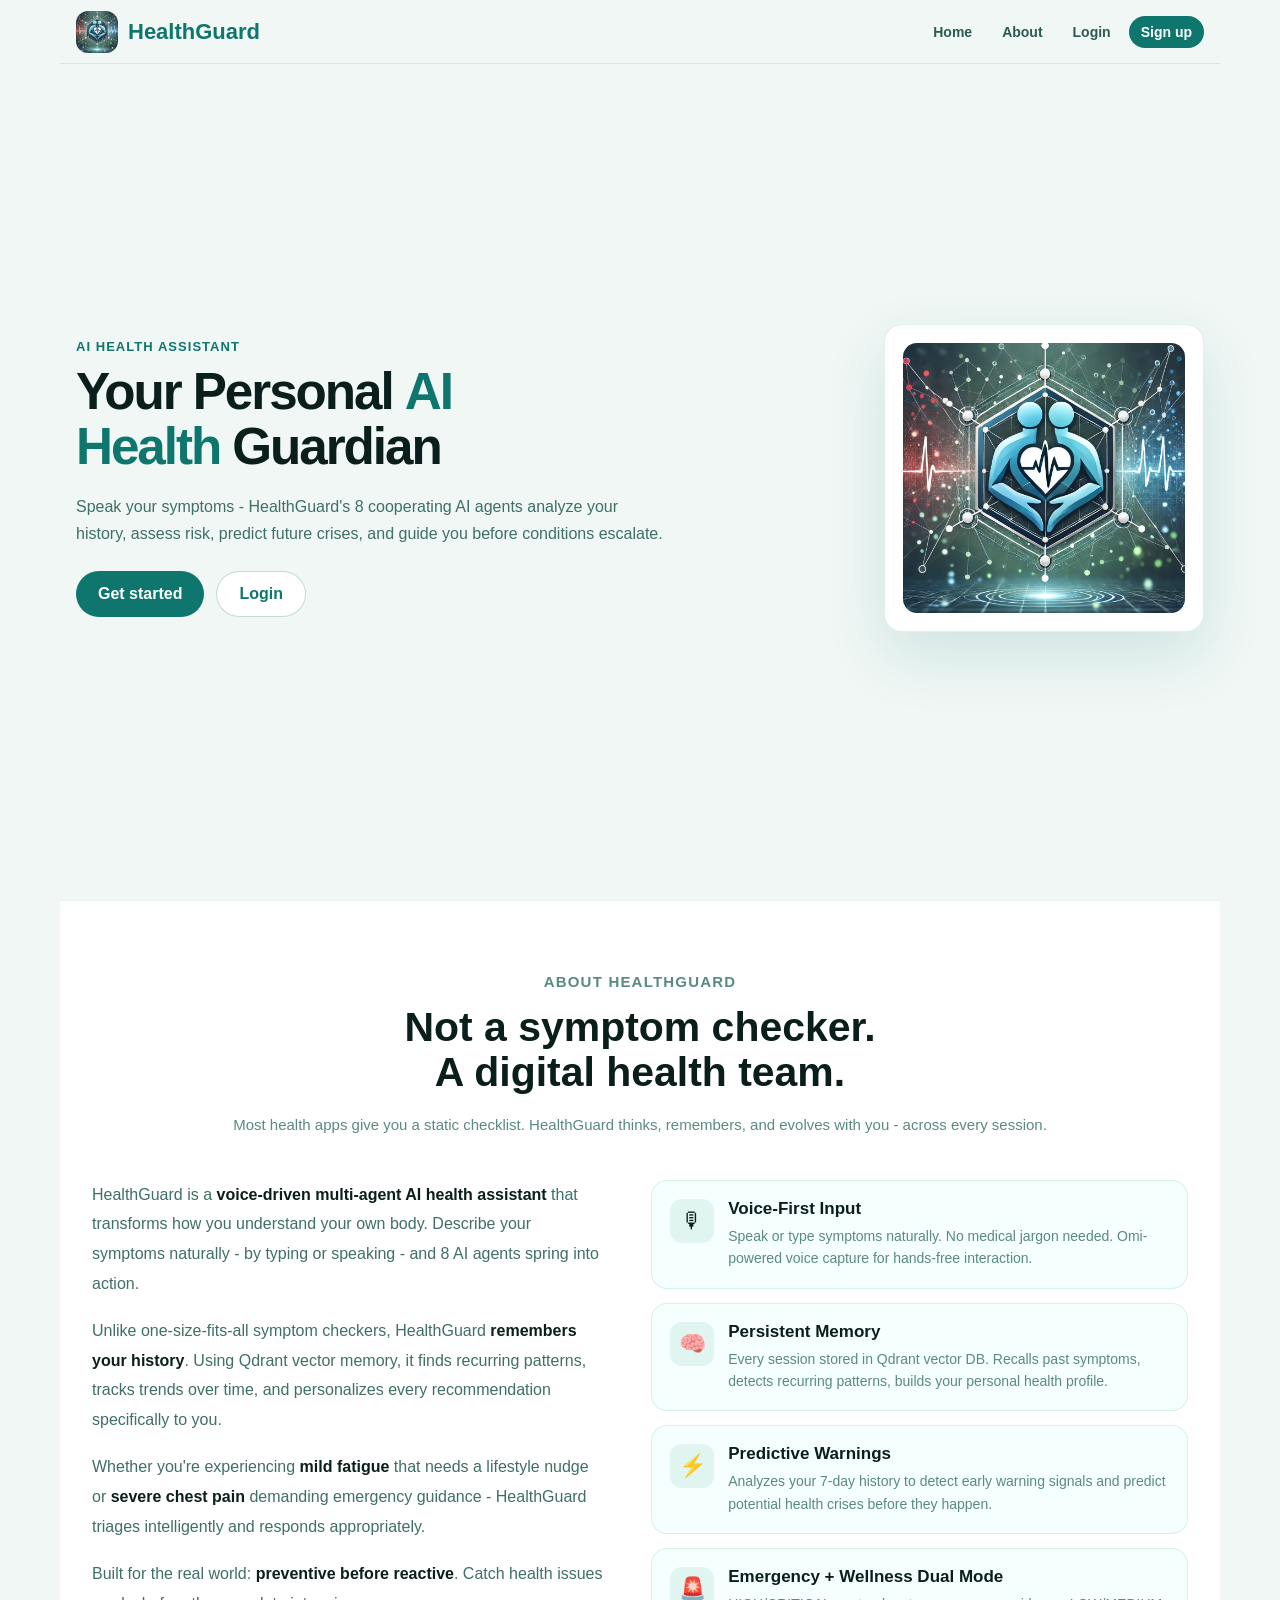
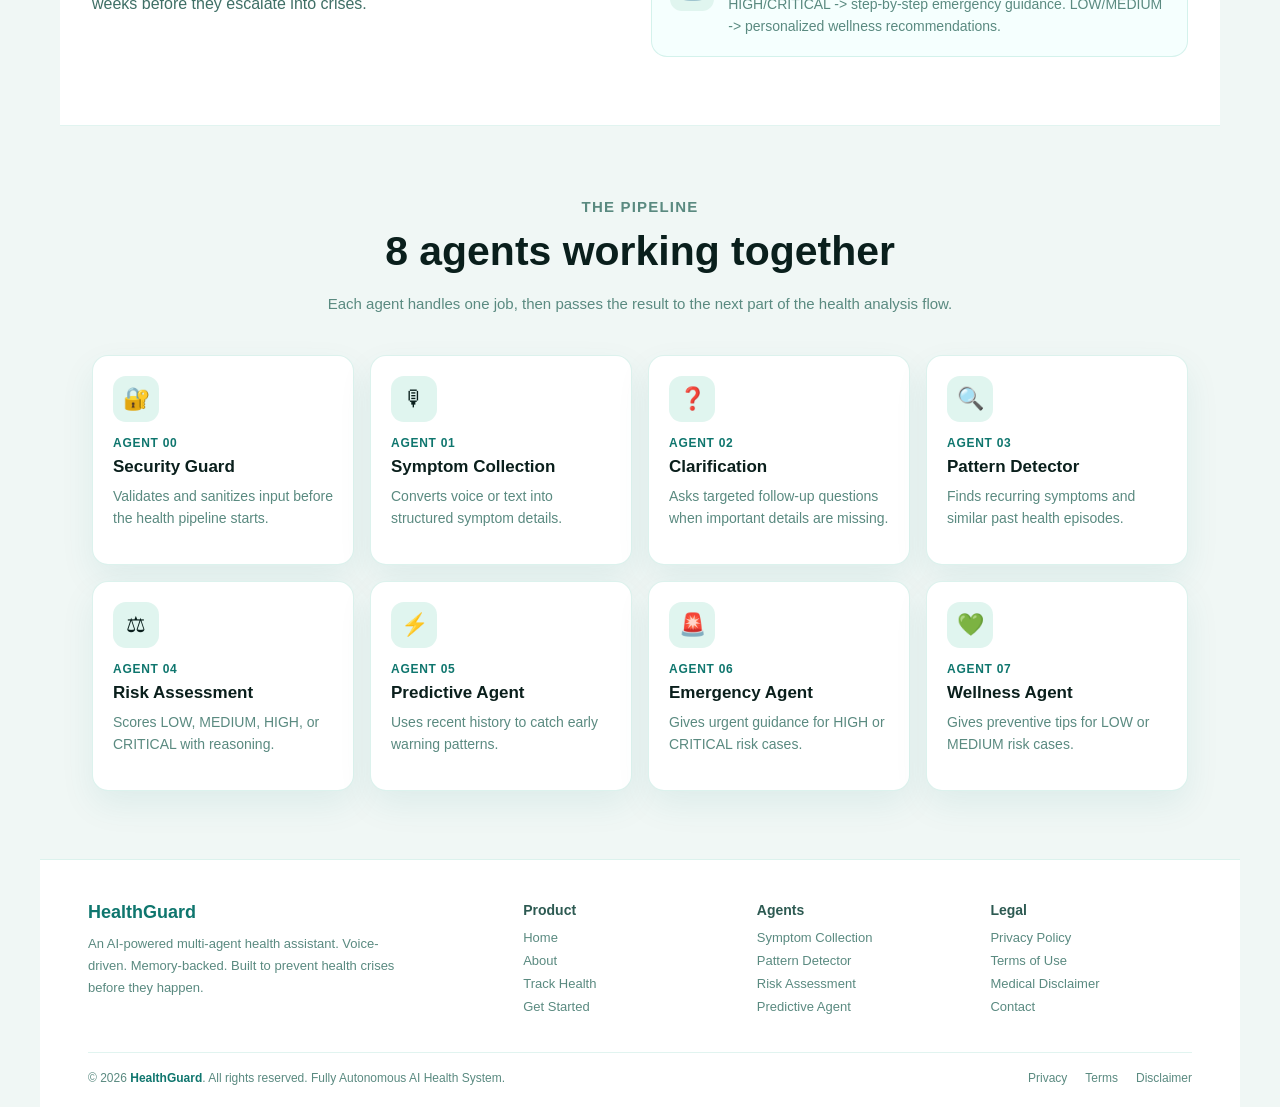
<file: frontend/index.html>
<!DOCTYPE html>
<html lang="en">
<head>
    <meta charset="UTF-8">
    <meta name="viewport" content="width=device-width, initial-scale=1.0">
    <title>HealthGuard - AI Health Guardian</title>
    <link rel="stylesheet" href="css/home.css">
</head>
<body>

<header class="site-header">
    <a class="brand" href="#home" aria-label="HealthGuard home">
        <img class="brand-logo" src="assets/logo.jpg" alt="HealthGuard logo">
        <span>HealthGuard</span>
    </a>
    <nav class="site-nav" aria-label="Main navigation">
        <a href="#home">Home</a>
        <a href="#about">About</a>
        <a href="login.html">Login</a>
        <a class="nav-cta" href="signup.html">Sign up</a>
    </nav>
</header>
<main>
    <section id="home" class="hero">
        <div class="hero-content">
            <p class="eyebrow">AI health assistant</p>
            <h1>Your Personal <span class="accent-word">AI <br> Health</span> Guardian</h1>
            <p class="hero-text">
                Speak your symptoms - HealthGuard's 8 cooperating AI agents analyze your history,
                assess risk, predict future crises, and guide you before conditions escalate.
            </p>
            <div class="hero-actions">
                <a class="primary-button" href="signup.html">Get started</a>
                <a class="secondary-button" href="login.html">Login</a>
            </div>
        </div>

        <div class="hero-logo-card" aria-label="HealthGuard logo">
            <img class="hero-logo" src="assets/logo.jpg" alt="HealthGuard AI health guardian logo">
        </div>
    </section>

    <section id="about" class="about-section">
        <div class="section-intro">
            <p class="eyebrow">About HealthGuard</p>
            <h2>Not a symptom checker.<br>A digital health team.</h2>
            <p>
                Most health apps give you a static checklist. HealthGuard thinks, remembers,
                and evolves with you - across every session.
            </p>
        </div>

        <div class="about-grid">
            <div class="about-copy">
                <p>
                    HealthGuard is a <strong>voice-driven multi-agent AI health assistant</strong>
                    that transforms how you understand your own body. Describe your symptoms
                    naturally - by typing or speaking - and 8 AI agents spring into action.
                </p>
                <p>
                    Unlike one-size-fits-all symptom checkers, HealthGuard
                    <strong>remembers your history</strong>. Using Qdrant vector memory, it finds
                    recurring patterns, tracks trends over time, and personalizes every
                    recommendation specifically to you.
                </p>
                <p>
                    Whether you're experiencing <strong>mild fatigue</strong> that needs a
                    lifestyle nudge or <strong>severe chest pain</strong> demanding emergency
                    guidance - HealthGuard triages intelligently and responds appropriately.
                </p>
                <p>
                    Built for the real world: <strong>preventive before reactive</strong>. Catch
                    health issues weeks before they escalate into crises.
                </p>
            </div>

            <div class="feature-stack">
                <article class="feature-item">
                    <div class="feature-icon">&#127897;</div>
                    <div>
                        <h3>Voice-First Input</h3>
                        <p>Speak or type symptoms naturally. No medical jargon needed. Omi-powered voice capture for hands-free interaction.</p>
                    </div>
                </article>
                <article class="feature-item">
                    <div class="feature-icon">&#129504;</div>
                    <div>
                        <h3>Persistent Memory</h3>
                        <p>Every session stored in Qdrant vector DB. Recalls past symptoms, detects recurring patterns, builds your personal health profile.</p>
                    </div>
                </article>
                <article class="feature-item">
                    <div class="feature-icon">&#9889;</div>
                    <div>
                        <h3>Predictive Warnings</h3>
                        <p>Analyzes your 7-day history to detect early warning signals and predict potential health crises before they happen.</p>
                    </div>
                </article>
                <article class="feature-item">
                    <div class="feature-icon">&#128680;</div>
                    <div>
                        <h3>Emergency + Wellness Dual Mode</h3>
                        <p>HIGH/CRITICAL -> step-by-step emergency guidance. LOW/MEDIUM -> personalized wellness recommendations.</p>
                    </div>
                </article>
            </div>
        </div>
    </section>

    <section id="agents" class="agents-section">
        <div class="section-intro compact">
            <p class="eyebrow">The pipeline</p>
            <h2>8 agents working together</h2>
            <p>Each agent handles one job, then passes the result to the next part of the health analysis flow.</p>
        </div>

        <div class="agents-grid">
            <article class="agent-card">
                <div class="agent-icon">&#128272;</div>
                <span>Agent 00</span>
                <h3>Security Guard</h3>
                <p>Validates and sanitizes input before the health pipeline starts.</p>
            </article>
            <article class="agent-card">
                <div class="agent-icon">&#127897;</div>
                <span>Agent 01</span>
                <h3>Symptom Collection</h3>
                <p>Converts voice or text into structured symptom details.</p>
            </article>
            <article class="agent-card">
                <div class="agent-icon">&#10067;</div>
                <span>Agent 02</span>
                <h3>Clarification</h3>
                <p>Asks targeted follow-up questions when important details are missing.</p>
            </article>
            <article class="agent-card">
                <div class="agent-icon">&#128269;</div>
                <span>Agent 03</span>
                <h3>Pattern Detector</h3>
                <p>Finds recurring symptoms and similar past health episodes.</p>
            </article>
            <article class="agent-card">
                <div class="agent-icon">&#9878;</div>
                <span>Agent 04</span>
                <h3>Risk Assessment</h3>
                <p>Scores LOW, MEDIUM, HIGH, or CRITICAL with reasoning.</p>
            </article>
            <article class="agent-card">
                <div class="agent-icon">&#9889;</div>
                <span>Agent 05</span>
                <h3>Predictive Agent</h3>
                <p>Uses recent history to catch early warning patterns.</p>
            </article>
            <article class="agent-card">
                <div class="agent-icon">&#128680;</div>
                <span>Agent 06</span>
                <h3>Emergency Agent</h3>
                <p>Gives urgent guidance for HIGH or CRITICAL risk cases.</p>
            </article>
            <article class="agent-card">
                <div class="agent-icon">&#128154;</div>
                <span>Agent 07</span>
                <h3>Wellness Agent</h3>
                <p>Gives preventive tips for LOW or MEDIUM risk cases.</p>
            </article>
        </div>
    </section>
    <footer class="site-footer">
        <div class="footer-inner">
            <div class="footer-top">
                <div>
                    <div class="footer-brand">HealthGuard</div>
                    <p class="footer-desc">
                        An AI-powered multi-agent health assistant. Voice-driven. Memory-backed.
                        Built to prevent health crises before they happen.
                    </p>
                </div>
                <div class="footer-col">
                    <h3>Product</h3>
                    <a href="#home">Home</a>
                    <a href="#about">About</a>
                    <a href="login.html">Track Health</a>
                    <a href="signup.html">Get Started</a>
                </div>
                <div class="footer-col">
                    <h3>Agents</h3>
                    <a href="#agents">Symptom Collection</a>
                    <a href="#agents">Pattern Detector</a>
                    <a href="#agents">Risk Assessment</a>
                    <a href="#agents">Predictive Agent</a>
                </div>
                <div class="footer-col">
                    <h3>Legal</h3>
                    <a href="privacy.html">Privacy Policy</a>
                    <a href="terms.html">Terms of Use</a>
                    <a href="support.html">Medical Disclaimer</a>
                    <a href="support.html">Contact</a>
                </div>
            </div>
            <div class="footer-bottom">
                <p>&copy; 2026 <strong>HealthGuard</strong>. All rights reserved. Fully Autonomous AI Health System.</p>
                <div class="footer-links">
                    <a href="privacy.html">Privacy</a>
                    <a href="terms.html">Terms</a>
                    <a href="support.html">Disclaimer</a>
                </div>
            </div>
        </div>
    </footer>
</main>

</body>
</html>
</file>
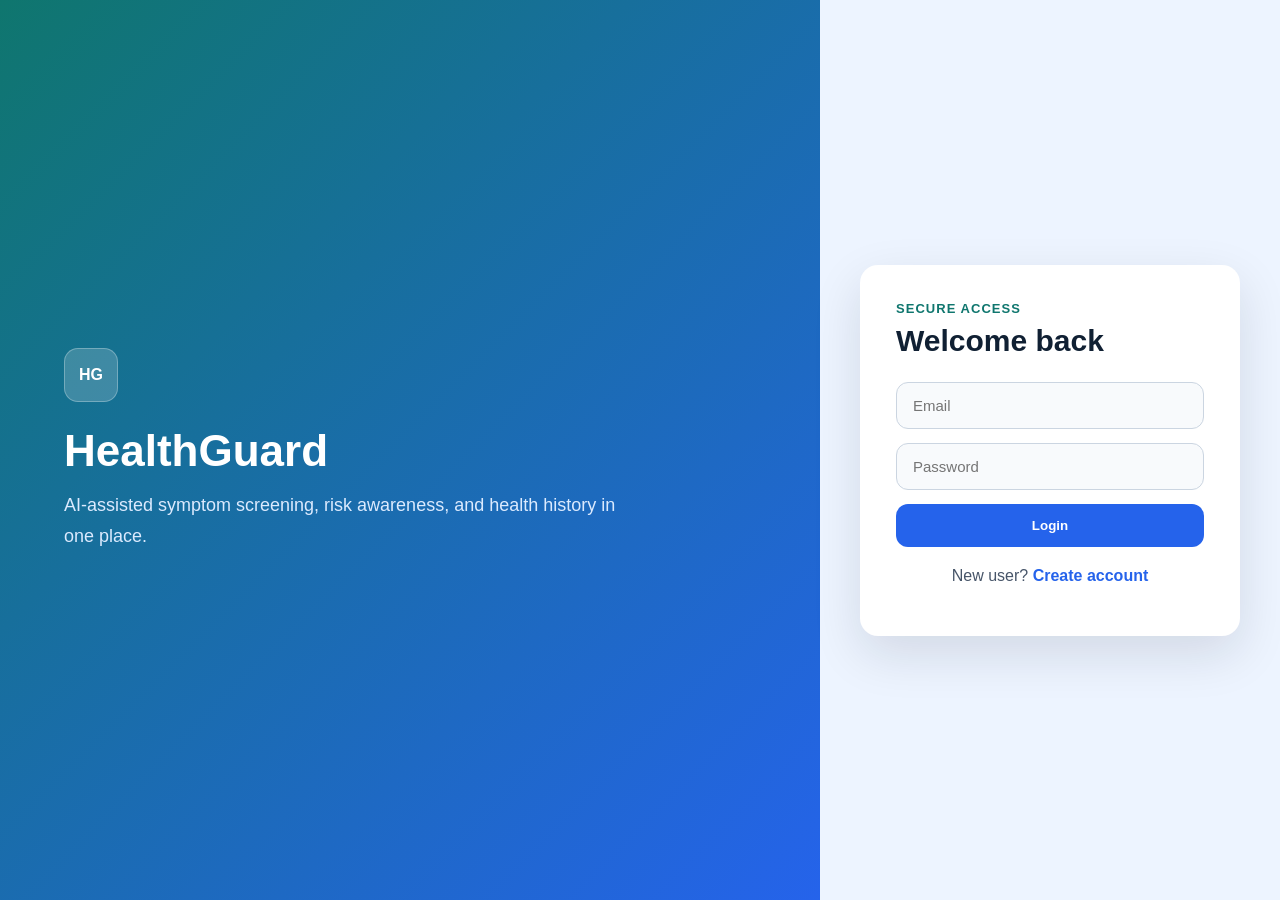
<file: frontend/health_app.html>
﻿<!DOCTYPE html>
<html lang="en">
<head>
    <meta charset="UTF-8">
    <meta name="viewport" content="width=device-width, initial-scale=1.0">
    <title>HealthGuard Health Check</title>
    <link rel="stylesheet" href="css/health_app.css">
</head>
<body>

<div class="sidebar">
    <div class="logo">HealthGuard</div>
    <ul>
        <li onclick="location.href='profile.html'">👤 Profile</li>
        <li onclick="location.href='dashboard.html'">🏠 Dashboard</li>
        <li class="active" onclick="location.href='health_app.html'">🎤 Health Check</li>
        <li onclick="location.href='history.html'">📜 History</li>
        <li onclick="location.href='settings.html'">⚙ Settings</li>
        <li onclick="logout()">🚪 Logout</li>
    </ul>
</div>

<div class="main-content">
    <header class="topbar">
        <div>
            <h1><span class="page-title-icon">&#129658;</span> Health Check</h1>
            <p id="healthStatus">Describe your symptoms and get an AI-assisted summary.</p>
        </div>
    </header>

    <section class="health-card">
        <div class="health-input-group">
            <label for="symptomInput">What are you feeling?</label>
            <textarea id="symptomInput" placeholder="Describe your symptoms here..." rows="6"></textarea>
            <div class="prompt-row">
                <button type="button" class="prompt-chip" data-prompt="I have a headache and feel dizzy.">Headache</button>
                <button type="button" class="prompt-chip" data-prompt="My eyes are red, itchy, and watery.">Eye irritation</button>
                <button type="button" class="prompt-chip" data-prompt="I have ear pain and reduced hearing.">Ear pain</button>
                <button type="button" class="prompt-chip" data-prompt="I have a blocked nose and sneezing.">Nose congestion</button>
                <button type="button" class="prompt-chip" data-prompt="I have a sore throat and difficulty swallowing.">Sore throat</button>
                <button type="button" class="prompt-chip" data-prompt="I have chest pain and pressure.">Chest pain</button>
                <button type="button" class="prompt-chip" data-prompt="I have stomach pain, nausea, and vomiting.">Stomach pain</button>
                <button type="button" class="prompt-chip" data-prompt="I have diarrhea and stomach cramps.">Diarrhea</button>
                <button type="button" class="prompt-chip" data-prompt="I have knee pain while walking.">Knee pain</button>
                <button type="button" class="prompt-chip" data-prompt="My legs are swollen and painful.">Leg swelling</button>
                <button type="button" class="prompt-chip" data-prompt="I have lower back pain.">Back pain</button>
                <button type="button" class="prompt-chip" data-prompt="I have an itchy skin rash.">Skin rash</button>
                <button type="button" class="prompt-chip" data-prompt="I have fever and body aches.">Fever</button>
                <button type="button" class="prompt-chip" data-prompt="I feel tired and weak.">Fatigue</button>
            </div>
            <div class="button-row">
                <button id="voiceButton" type="button">🎤 Speak</button>
                <button id="analyzeButton" type="button">Analyze</button>
            </div>
            <p class="safety-note">
                HealthGuard provides AI-assisted risk awareness, not a medical diagnosis. Seek urgent care for severe or emergency symptoms.
            </p>
        </div>
    </section>

    <section class="result-card">
        <div class="result-header">
            <h2>AI Assessment Result</h2>
        </div>
        <div id="result" class="result-content">
            <p>Submit symptoms to see your latest analysis.</p>
        </div>
    </section>
</div>

<script src="js/utils.js"></script>
<script src="js/api.js"></script>
<script src="js/voice.js"></script>
<script src="js/health_app.js"></script>
</body>
</html>
</file>
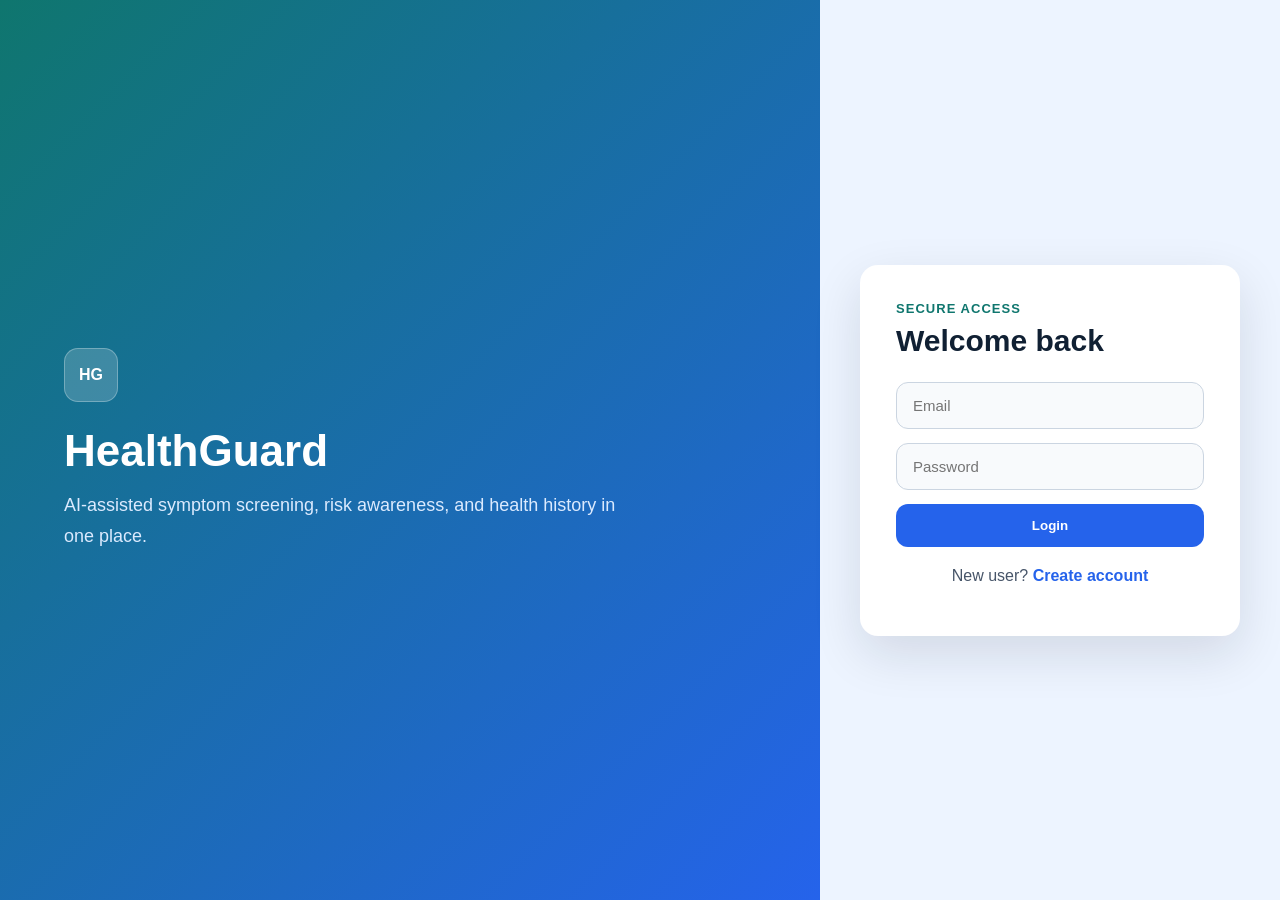
<file: frontend/history.html>
﻿<!DOCTYPE html>
<html lang="en">
<head>
    <meta charset="UTF-8">
    <meta name="viewport" content="width=device-width, initial-scale=1.0">
    <title>HealthGuard History</title>
    <link rel="stylesheet" href="css/history.css">
</head>
<body>

<div class="sidebar">
    <div class="logo">HealthGuard</div>
    <ul>
        <li onclick="location.href='profile.html'">👤 Profile</li>
        <li onclick="location.href='dashboard.html'">🏠 Dashboard</li>
        <li onclick="location.href='health_app.html'">🎤 Health Check</li>
        <li class="active" onclick="location.href='history.html'">📜 History</li>
        <li onclick="location.href='settings.html'">⚙ Settings</li>
        <li onclick="logout()">🚪 Logout</li>
    </ul>
</div>

<div class="main-content">
    <header class="topbar">
        <div>
            <h1><span class="page-title-icon">&#128221;</span> Medical History</h1>
            <p id="historyStatus">Loading history...</p>
        </div>
    </header>

    <div class="stats">
        <div class="card">
            <h2 id="totalRecords">0</h2>
            <p>Total Reports</p>
        </div>
        <div class="card">
            <h2 id="historyHealthScore">--</h2>
            <p>Health Score</p>
        </div>
        <div class="card">
            <h2 id="riskLevel">--</h2>
            <p>Current Risk</p>
        </div>
    </div>

    <h2 class="section-title">Your timeline</h2>
    <div id="timeline" class="timeline"></div>
</div>

<script src="js/utils.js"></script>
<script src="js/history.js"></script>
</body>
</html>
</file>
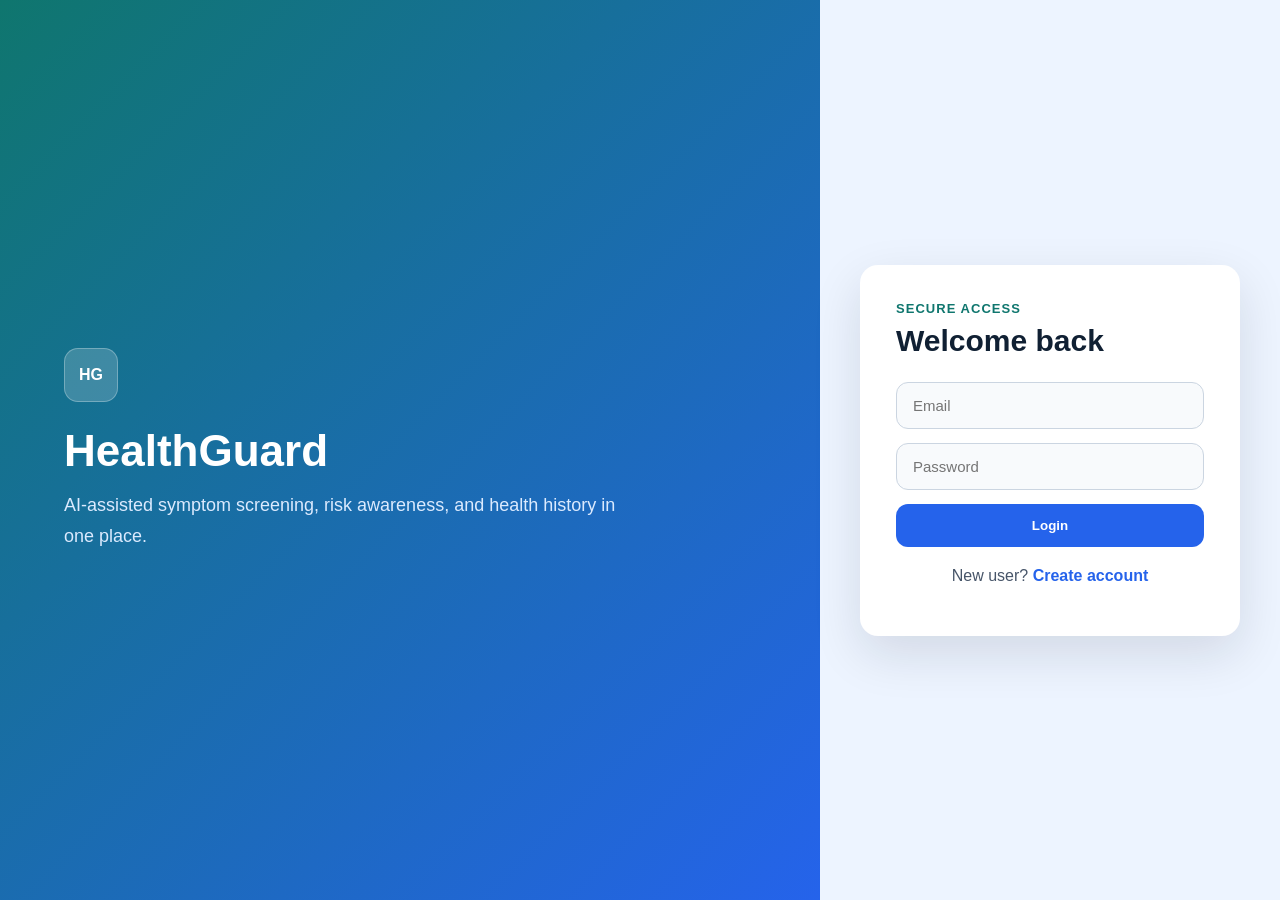
<file: frontend/login.html>
<!DOCTYPE html>
<html lang="en">
<head>
    <meta charset="UTF-8">
    <meta name="viewport" content="width=device-width, initial-scale=1.0">
    <title>HealthGuard Login</title>
    <link rel="stylesheet" href="css/login.css">
</head>
<body>

<main class="auth-shell">
    <section class="brand-panel">
        <div class="brand-mark">HG</div>
        <h1>HealthGuard</h1>
        <p>AI-assisted symptom screening, risk awareness, and health history in one place.</p>
    </section>

    <section class="login-card">
        <p class="eyebrow">Secure access</p>
        <h2>Welcome back</h2>

        <input type="email" id="email" placeholder="Email">
        <input type="password" id="password" placeholder="Password">

        <button onclick="login()">Login</button>

        <p class="signup-link">
            New user?
            <a href="signup.html">Create account</a>
        </p>

        <div id="message"></div>
    </section>
</main>

<script src="js/login.js"></script>
</body>
</html>
</file>
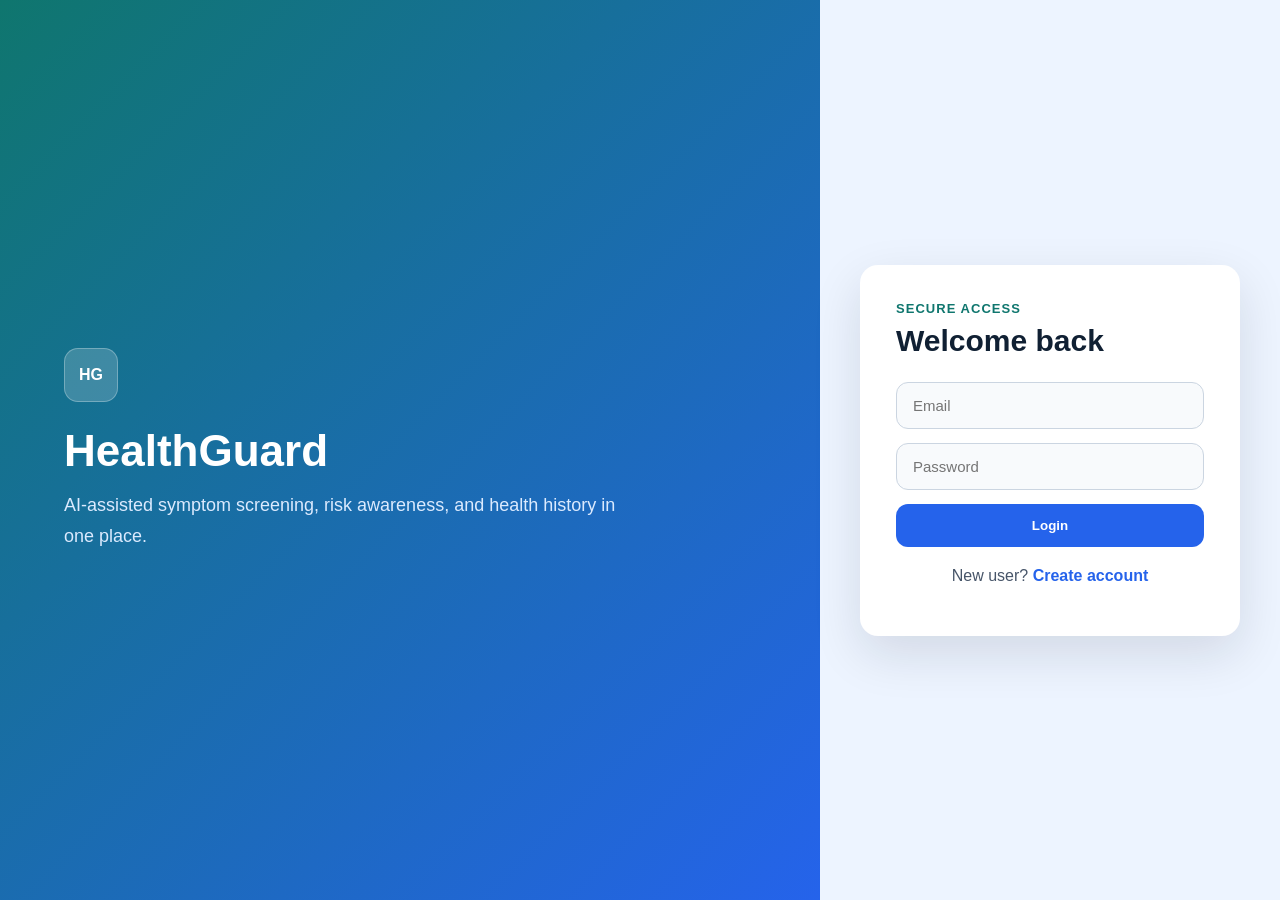
<file: frontend/privacy.html>
<!DOCTYPE html>
<html lang="en">
<head>
    <meta charset="UTF-8">
    <meta name="viewport" content="width=device-width, initial-scale=1.0">
    <title>Privacy Policy - HealthGuard</title>
    <link rel="stylesheet" href="css/info.css">
</head>
<body>
<div class="sidebar">
    <div class="logo">HealthGuard</div>
    <ul>
        <li onclick="location.href='dashboard.html'">🏠 Dashboard</li>
        <li onclick="location.href='health_app.html'">🎤 Health Check</li>
        <li onclick="location.href='history.html'">📜 History</li>
        <li onclick="location.href='profile.html'">👤 Profile</li>
        <li onclick="location.href='settings.html'">⚙ Settings</li>
        <li class="active" onclick="location.href='privacy.html'">🔒 Privacy</li>
        <li onclick="logout()">🚪 Logout</li>
    </ul>
</div>
<div class="main-content">
    <header class="topbar">
        <div>
            <h1>Privacy Policy</h1>
            <p>How HealthGuard collects and protects your data.</p>
        </div>
    </header>
    <section class="info-card">
        <h2>Privacy is our priority</h2>
        <p>HealthGuard respects your privacy and is committed to protecting your personal information. This policy explains the types of data we collect and how we use it.</p>
        <div class="info-block">
            <h3>What we collect</h3>
            <ul>
                <li>Basic account information such as name, email, and user ID.</li>
                <li>Health input and symptom data needed for analysis.</li>
                <li>Usage preferences to personalize the app experience.</li>
            </ul>
        </div>
        <div class="info-block">
            <h3>How we use it</h3>
            <ul>
                <li>To generate health reports and recommendations.</li>
                <li>To keep your preferences saved across sessions.</li>
                <li>To improve our service without sharing personal details.</li>
            </ul>
        </div>
        <div class="info-block">
            <h3>Security</h3>
            <p>We store data locally and use best practices to keep it safe. Sensitive data is never shared without your consent.</p>
        </div>
    </section>
</div>
<script src="js/utils.js"></script>
<script>ensureLoggedInRedirect();</script>
</body>
</html>
</file>
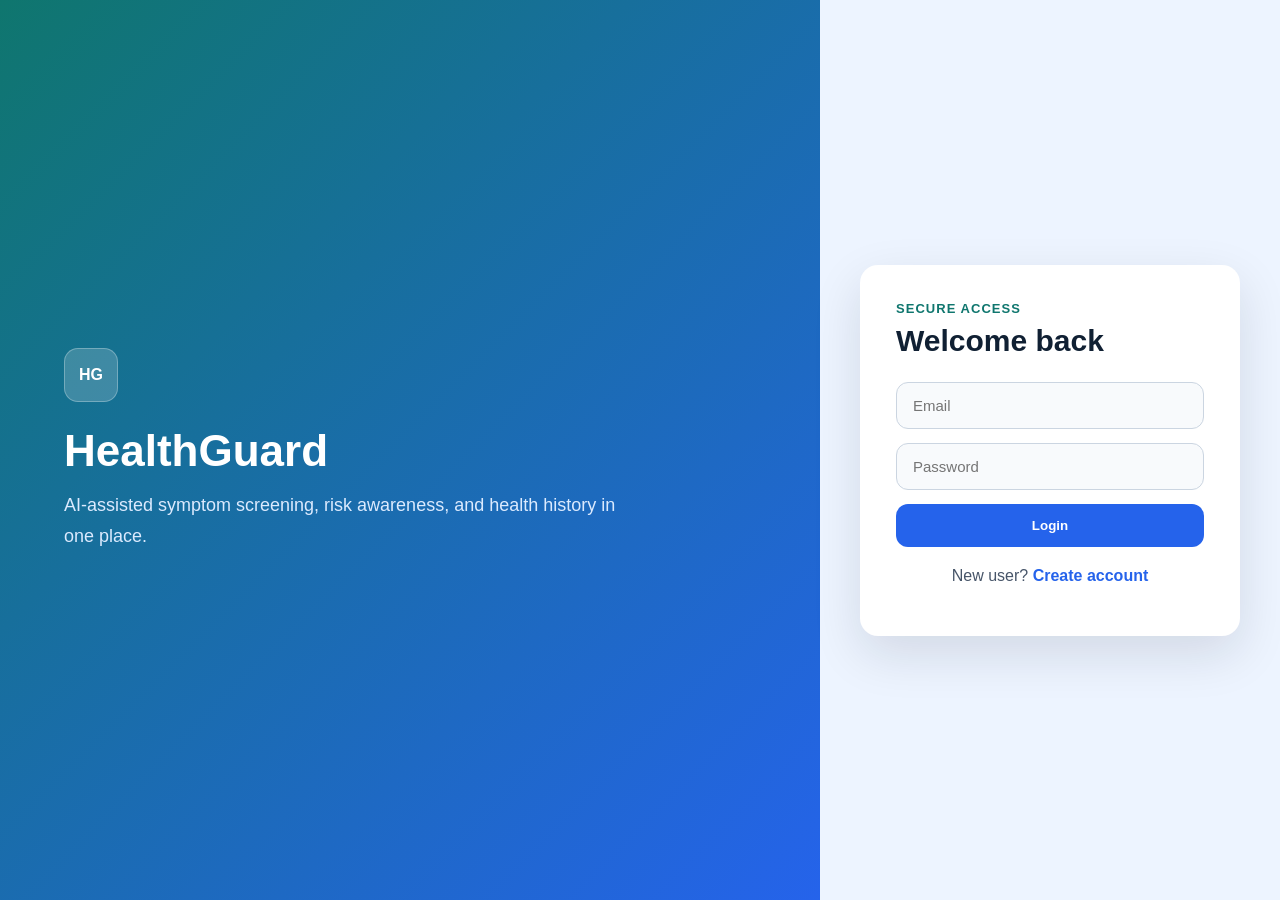
<file: frontend/profile.html>
﻿<!DOCTYPE html>
<html lang="en">
<head>
    <meta charset="UTF-8">
    <meta name="viewport" content="width=device-width, initial-scale=1.0">
    <title>HealthGuard Profile</title>
    <link rel="stylesheet" href="css/profile.css">
</head>
<body>

<div class="sidebar">
    <div class="logo">HealthGuard</div>
    <ul>
        <li class="active" onclick="location.href='profile.html'">👤 Profile</li>
        <li onclick="location.href='dashboard.html'">🏠 Dashboard</li>
        <li onclick="location.href='health_app.html'">🎤 Health Check</li>
        <li onclick="location.href='history.html'">📜 History</li>
        <li onclick="location.href='settings.html'">⚙ Settings</li>
        <li onclick="logout()">🚪 Logout</li>
    </ul>
</div>

<div class="main-content">
    <header class="topbar">
        <div>
            <h1>Profile</h1>
            <p id="profileStatus">Loading profile...</p>
        </div>
    </header>

    <section class="profile-card">
        <div class="profile-header">
            <div class="avatar">👤</div>
            <div>
                <h2 id="userName">Loading...</h2>
            </div>
        </div>

        <div class="stats">
            <div class="stat-card">
                <h3 id="userAge">--</h3>
                <p>Age</p>
            </div>
            <div class="stat-card">
                <h3 id="riskLevel">--</h3>
                <p>Risk Level</p>
            </div>
            <div class="stat-card">
                <h3 id="healthScore">--</h3>
                <p>Health Score</p>
            </div>
        </div>

        <div class="details">
            <div class="info-box">
                <div>
                    <span class="label">User ID</span>
                    <strong id="userId">--</strong>
                </div>
                <div>
                    <span class="label">Email</span>
                    <strong id="userEmail">--</strong>
                </div>
                <div>
                    <span class="label">Current Condition</span>
                    <div id="condition" class="condition-summary">No condition history</div>
                </div>
            </div>
        </div>

        <div class="health-insights-section">
            <h3>Health Patterns & Insights</h3>
            
            <div class="insights-grid">
                <div class="insight-card">
                    <h4>📊 Common Symptoms</h4>
                    <div id="commonSymptoms" class="insight-content">Loading...</div>
                </div>

                <div class="insight-card">
                    <h4>⚠️ Health Trend</h4>
                    <div id="healthTrend" class="insight-content">Loading...</div>
                </div>

                <div class="insight-card">
                    <h4>🎯 Possible Causes</h4>
                    <div id="possibleCauses" class="insight-content">Analyzing your data...</div>
                </div>

                <div class="insight-card">
                    <h4>💡 Recommendations</h4>
                    <div id="recommendations" class="insight-content">Loading recommendations...</div>
                </div>
            </div>
        </div>
    </section>
</div>

<script src="js/utils.js"></script>
<script src="js/profile.js"></script>
</body>
</html>
</file>
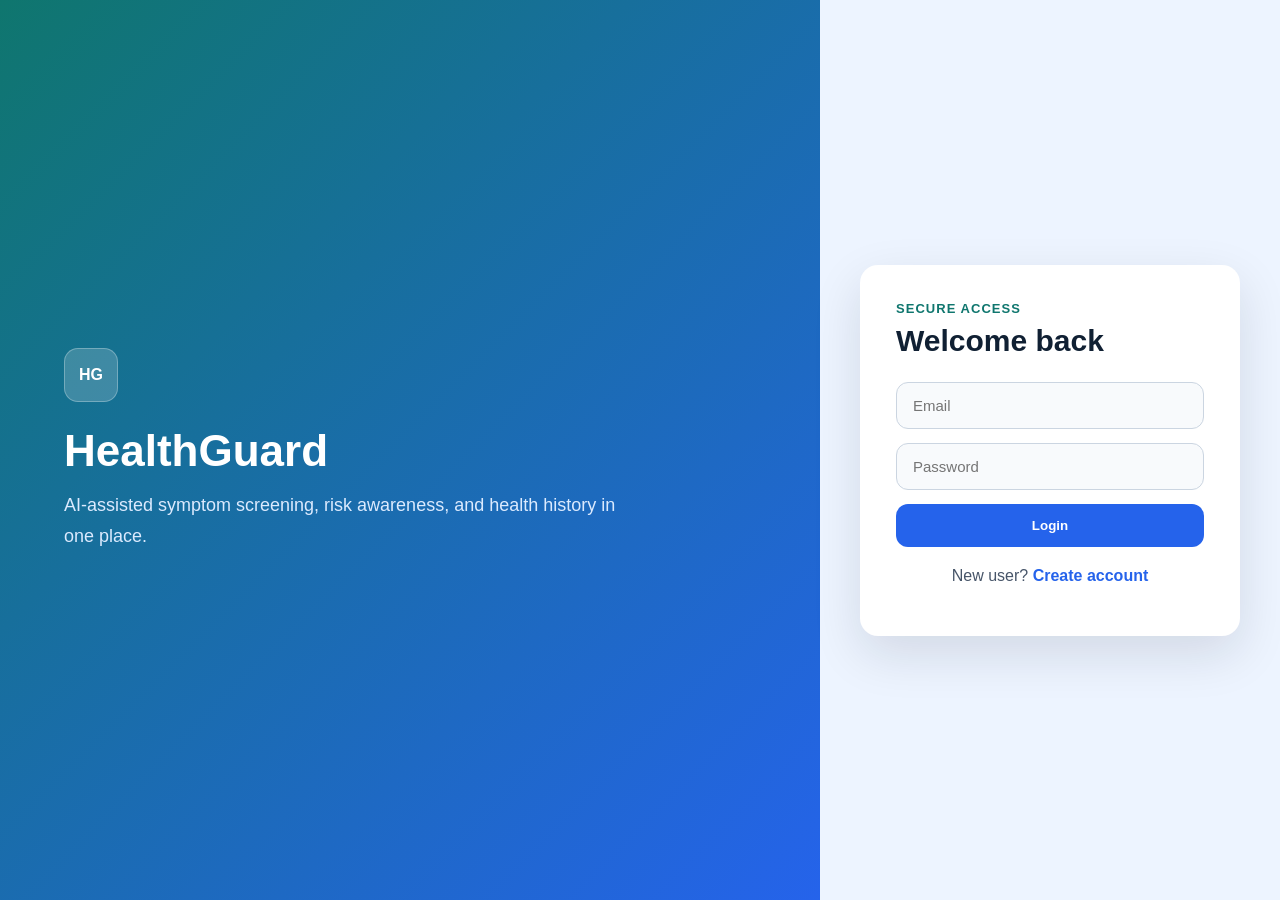
<file: frontend/settings.html>
﻿<!DOCTYPE html>
<html lang="en">
<head>
    <meta charset="UTF-8">
    <meta name="viewport" content="width=device-width, initial-scale=1.0">
    <title>Settings - HealthGuard</title>
    <link rel="stylesheet" href="css/settings.css">
</head>
<body>

<div class="sidebar">
    <div class="logo">HealthGuard</div>
    <ul>
        <li onclick="location.href='profile.html'">👤 Profile</li>
        <li onclick="location.href='dashboard.html'">🏠 Dashboard</li>
        <li onclick="location.href='health_app.html'">🎤 Health Check</li>
        <li onclick="location.href='history.html'">📜 History</li>
        <li class="active" onclick="location.href='settings.html'">⚙ Settings</li>
        <li onclick="logout()">🚪 Logout</li>
    </ul>
</div>

<div class="main-content">
    <header class="topbar">
        <div>
            <h1>Settings</h1>
            <p id="settingsUser">Loading account details...</p>
        </div>
    </header>

    <section class="settings-card">

        <div class="user-summary">
            <div class="avatar">⚙</div>
            <div>
                <h2 id="settingsName">User</h2>
                <p id="settingsEmail">email@example.com</p>
            </div>
        </div>

        <div class="settings-grid">

            <div class="settings-section">
                <h3>General</h3>
                <div class="form-group">
                    <div>
                        <span>Theme mode</span>
                        <p>Choose a light or dark app appearance.</p>
                    </div>
                    <button id="themeToggle">Switch to dark mode</button>
                </div>
                <div class="form-group">
                    <div>
                        <span>Notifications</span>
                        <p>Enable or disable alerts.</p>
                    </div>
                    <button id="notificationsToggle">Notifications ON</button>
                </div>
                <div class="form-group">
                    <div>
                        <span>Location</span>
                        <p>Allow the app to use your location.</p>
                    </div>
                    <button id="locationToggle">Location ON</button>
                </div>
            </div>

            <div class="settings-section">
                <h3>Display & Brightness</h3>
                <div class="form-group range-group">
                    <div>
                        <span>Brightness</span>
                        <p>Adjust the UI brightness level.</p>
                    </div>
                    <div class="range-control">
                        <input id="brightnessRange" type="range" min="30" max="100" step="5">
                        <span id="brightnessValue">80%</span>
                    </div>
                </div>
            </div>

            <div class="settings-section">
                <h3>Privacy & Security</h3>
                <div class="form-group">
                    <div>
                        <span>App lock PIN</span>
                        <p>Require a PIN to open the app.</p>
                    </div>
                    <button id="pinToggle">PIN OFF</button>
                </div>
                <div class="form-group">
                    <div>
                        <span>Fingerprint unlock</span>
                        <p>Use biometrics to unlock quickly.</p>
                    </div>
                    <button id="fingerprintToggle">Fingerprint OFF</button>
                </div>
            </div>

            <div class="settings-section">
                <h3>Health Preferences</h3>
                <div class="form-group">
                    <div>
                        <span>Daily step goal</span>
                        <p>Choose a target for your daily activity.</p>
                    </div>
                    <input id="stepGoal" type="number" min="1000" step="500">
                </div>
                <div class="form-group">
                    <div>
                        <span>Sleep tracking</span>
                        <p>Receive sleep habit reminders.</p>
                    </div>
                    <button id="sleepToggle">Sleep ON</button>
                </div>
                <div class="form-group">
                    <div>
                        <span>Fitness reminders</span>
                        <p>Get motivated to move each day.</p>
                    </div>
                    <button id="fitnessToggle">Fitness ON</button>
                </div>
            </div>

            <div class="settings-section about-section">
                <h3>About</h3>
                <div class="about-links">
                    <button type="button" class="link-button" onclick="window.open('privacy.html','_blank')">Privacy Policy</button>
                    <button type="button" class="link-button" onclick="window.open('terms.html','_blank')">Terms & Conditions</button>
                    <button type="button" class="link-button" onclick="window.open('support.html','_blank')">Help & Support</button>
                </div>
                <div class="feedback-form">
                    <label for="feedbackInput">Feedback</label>
                    <textarea id="feedbackInput" placeholder="Share a suggestion or report an issue..."></textarea>
                    <button id="submitFeedback" type="button">Send feedback</button>
                    <p id="feedbackMessage" class="feedback-message"></p>
                </div>
            </div>
        </div>
    </section>
</div>

<script src="js/utils.js"></script>
<script>ensureLoggedInRedirect();</script>
<script src="js/settings.js"></script>

</body>
</html>
</file>
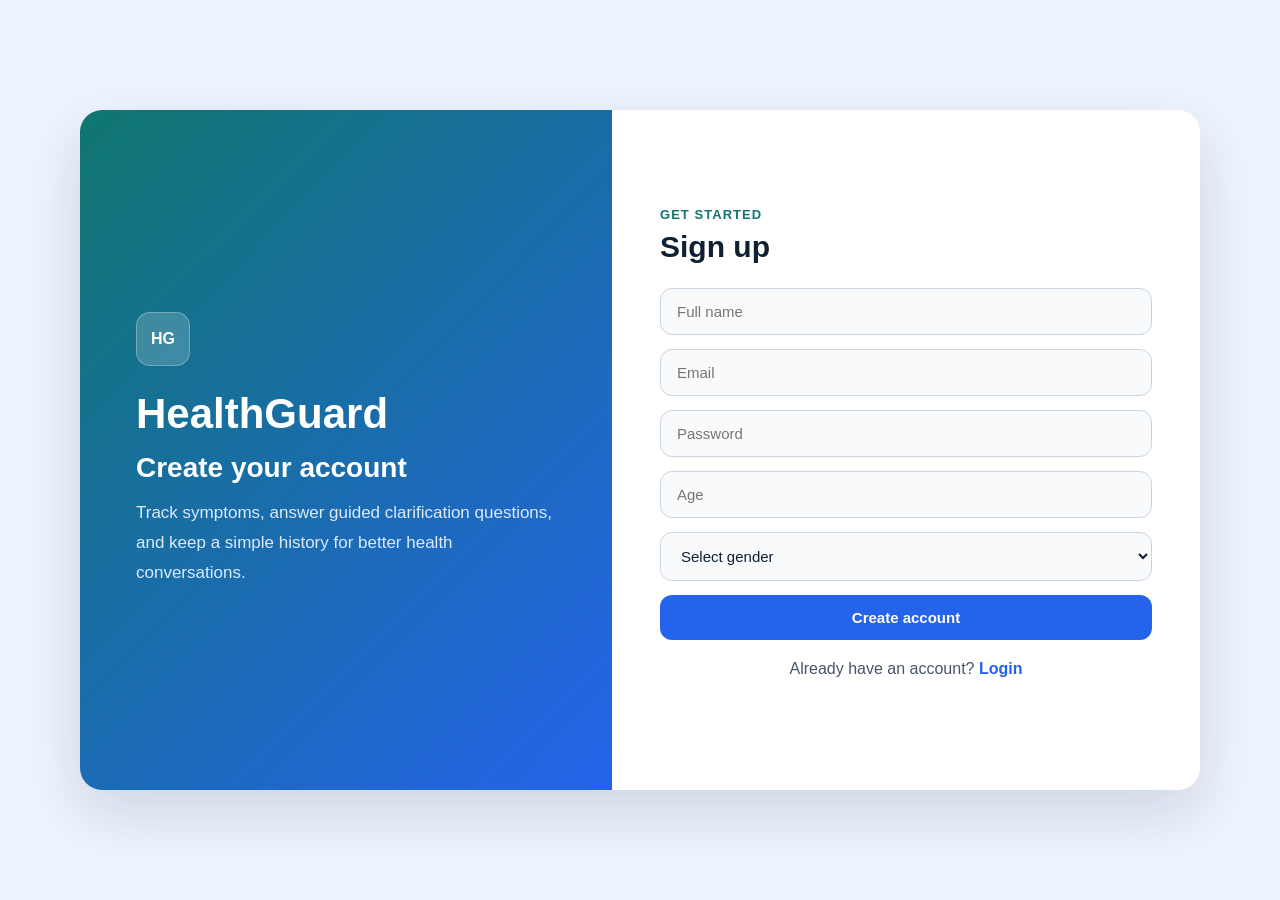
<file: frontend/signup.html>
<!DOCTYPE html>
<html lang="en">
<head>
    <meta charset="UTF-8">
    <meta name="viewport" content="width=device-width, initial-scale=1.0">
    <title>HealthGuard Signup</title>
    <link rel="stylesheet" href="css/signup.css">
</head>
<body>

<main class="signup-container">
    <section class="left-panel">
        <div class="brand-mark">HG</div>
        <h1>HealthGuard</h1>
        <h2>Create your account</h2>
        <p>
            Track symptoms, answer guided clarification questions, and keep a simple history
            for better health conversations.
        </p>
    </section>

    <section class="right-panel">
        <div class="signup-card">
            <p class="eyebrow">Get started</p>
            <h2>Sign up</h2>

            <input type="text" id="fullName" placeholder="Full name">
            <input type="email" id="email" placeholder="Email">
            <input type="password" id="password" placeholder="Password">
            <input type="number" id="age" placeholder="Age">

            <select id="gender">
                <option value="">Select gender</option>
                <option value="Male">Male</option>
                <option value="Female">Female</option>
                <option value="Other">Other</option>
            </select>

            <button onclick="signup()">Create account</button>

            <p class="login-link">
                Already have an account?
                <a href="login.html">Login</a>
            </p>

            <div id="message"></div>
        </div>
    </section>
</main>

<script src="js/signup.js"></script>
</body>
</html>
</file>
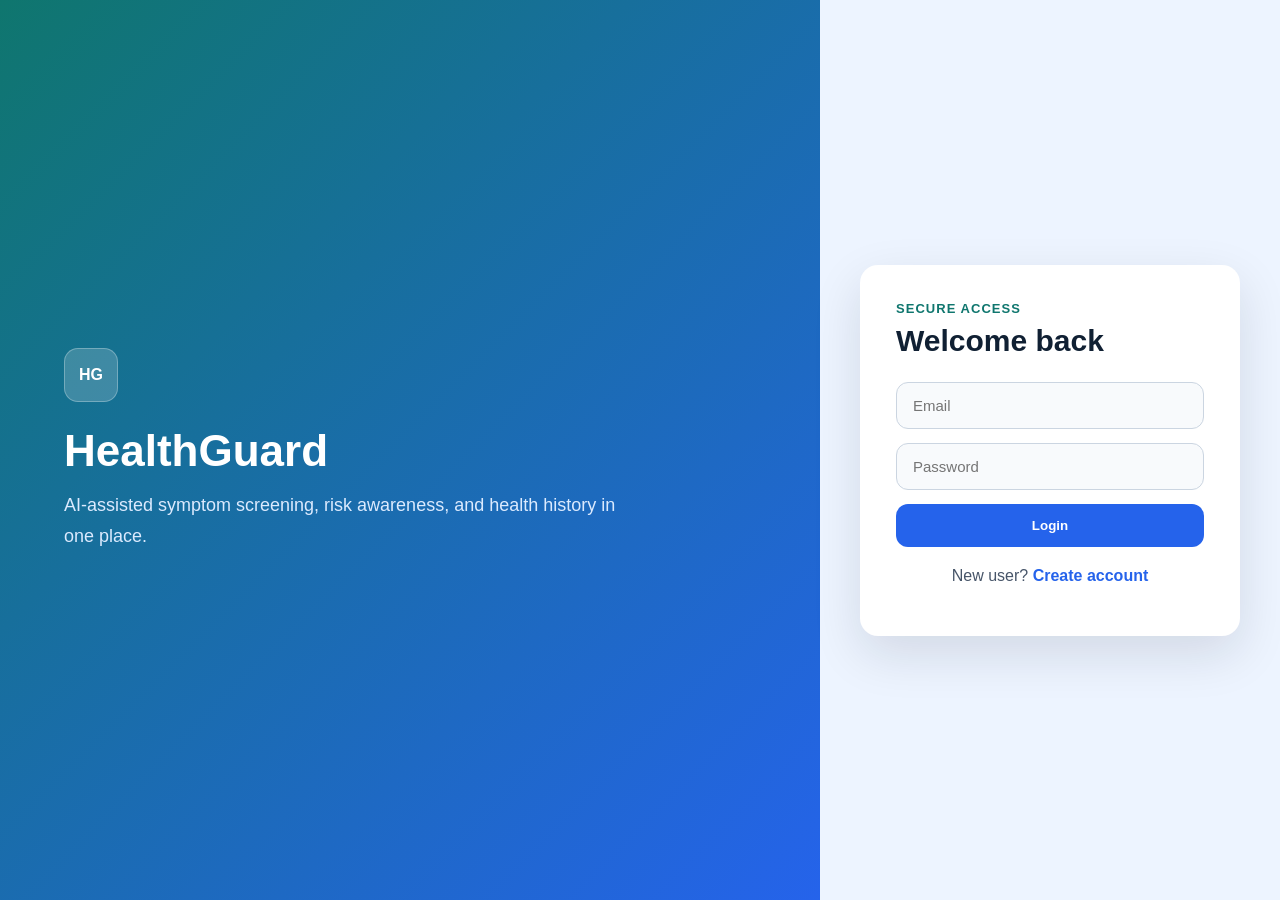
<file: frontend/support.html>
<!DOCTYPE html>
<html lang="en">
<head>
    <meta charset="UTF-8">
    <meta name="viewport" content="width=device-width, initial-scale=1.0">
    <title>Support - HealthGuard</title>
    <link rel="stylesheet" href="css/info.css">
</head>
<body>
<div class="sidebar">
    <div class="logo">HealthGuard</div>
    <ul>
        <li onclick="location.href='dashboard.html'">🏠 Dashboard</li>
        <li onclick="location.href='health_app.html'">🎤 Health Check</li>
        <li onclick="location.href='history.html'">📜 History</li>
        <li onclick="location.href='profile.html'">👤 Profile</li>
        <li onclick="location.href='settings.html'">⚙ Settings</li>
        <li class="active" onclick="location.href='support.html'">🛠 Support</li>
        <li onclick="logout()">🚪 Logout</li>
    </ul>
</div>
<div class="main-content">
    <header class="topbar">
        <div>
            <h1>Help & Support</h1>
            <p>Need assistance? Find help here.</p>
        </div>
    </header>
    <section class="info-card">
        <h2>Support resources</h2>
        <p>We’re here to help you get the most from HealthGuard.</p>
        <div class="info-block">
            <h3>Frequently Asked Questions</h3>
            <ul>
                <li><strong>How do I update my profile?</strong> Visit the Profile page and edit your details.</li>
                <li><strong>How do I change my settings?</strong> Open Settings to customize notifications, privacy, and app preferences.</li>
                <li><strong>What if my health data is incorrect?</strong> Review your inputs and contact support if you need help.</li>
            </ul>
        </div>
        <div class="info-block">
            <h3>Contact support</h3>
            <p>Email us at <a href="mailto:support@healthguard.example.com">support@healthguard.example.com</a> for technical help or feedback.</p>
        </div>
        <div class="info-block">
            <h3>Need immediate help?</h3>
            <p>If you are experiencing a medical emergency, contact a healthcare professional or emergency services right away.</p>
        </div>
    </section>
</div>
<script src="js/utils.js"></script>
<script>ensureLoggedInRedirect();</script>
</body>
</html>
</file>
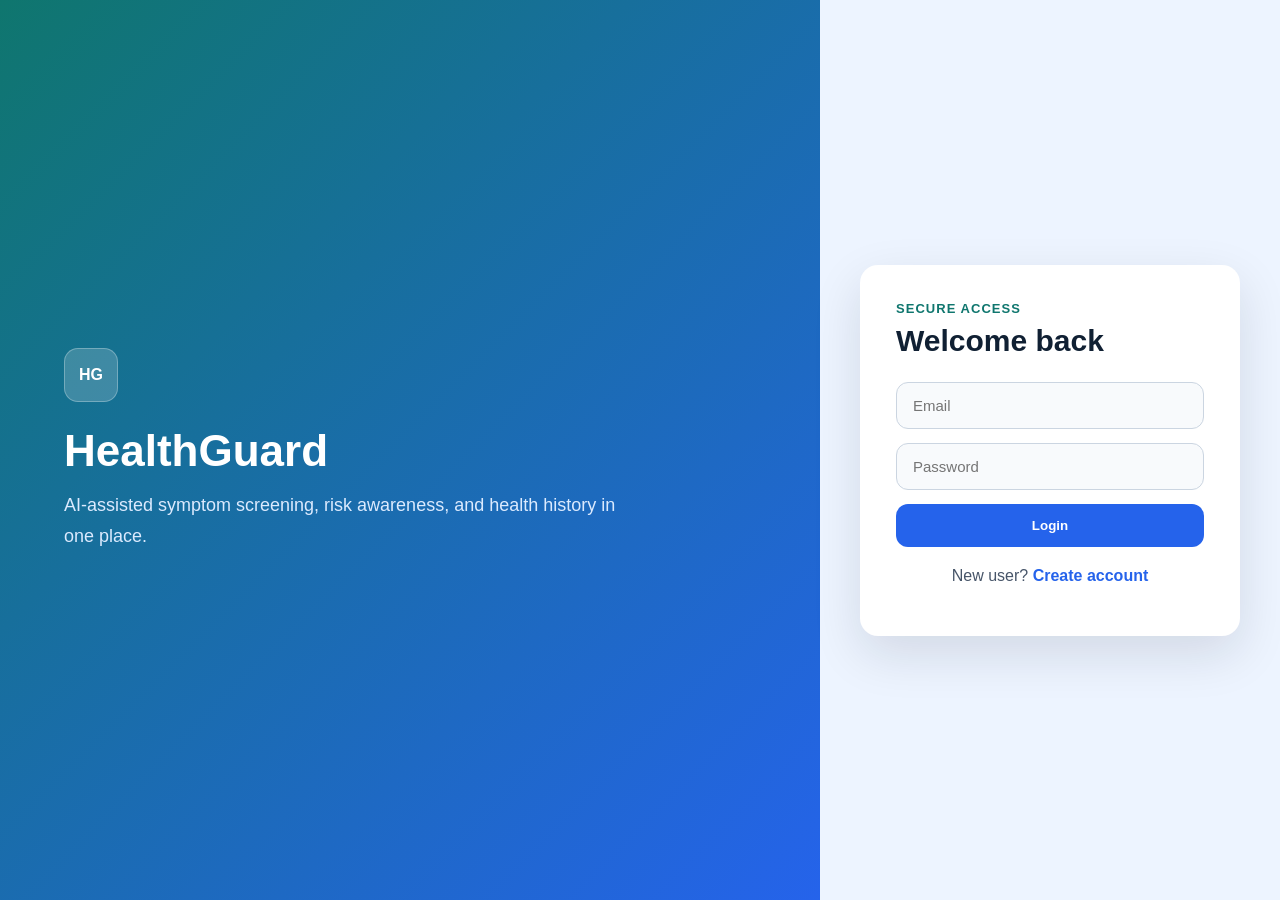
<file: frontend/terms.html>
<!DOCTYPE html>
<html lang="en">
<head>
    <meta charset="UTF-8">
    <meta name="viewport" content="width=device-width, initial-scale=1.0">
    <title>Terms & Conditions - HealthGuard</title>
    <link rel="stylesheet" href="css/info.css">
</head>
<body>
<div class="sidebar">
    <div class="logo">HealthGuard</div>
    <ul>
        <li onclick="location.href='dashboard.html'">🏠 Dashboard</li>
        <li onclick="location.href='health_app.html'">🎤 Health Check</li>
        <li onclick="location.href='history.html'">📜 History</li>
        <li onclick="location.href='profile.html'">👤 Profile</li>
        <li onclick="location.href='settings.html'">⚙ Settings</li>
        <li class="active" onclick="location.href='terms.html'">📄 Terms</li>
        <li onclick="logout()">🚪 Logout</li>
    </ul>
</div>
<div class="main-content">
    <header class="topbar">
        <div>
            <h1>Terms & Conditions</h1>
            <p>Understand the rules for using HealthGuard.</p>
        </div>
    </header>
    <section class="info-card">
        <h2>Welcome to HealthGuard</h2>
        <p>By using HealthGuard, you agree to the following terms. Please read them carefully.</p>
        <div class="info-block">
            <h3>Use of the app</h3>
            <ul>
                <li>HealthGuard is designed to support wellness tracking and is not a replacement for medical advice.</li>
                <li>Use the app responsibly and consult a professional for urgent health concerns.</li>
            </ul>
        </div>
        <div class="info-block">
            <h3>User responsibilities</h3>
            <ul>
                <li>Keep your login details secure.</li>
                <li>Provide accurate information for the best results.</li>
            </ul>
        </div>
        <div class="info-block">
            <h3>Updates</h3>
            <p>We may update these terms over time. Continued use after changes means you accept the revised terms.</p>
        </div>
    </section>
</div>
<script src="js/utils.js"></script>
<script>ensureLoggedInRedirect();</script>
</body>
</html>
</file>
<file: frontend/css/home.css>
*{
    margin:0;
    padding:0;
    box-sizing:border-box;
    font-family:'Segoe UI',sans-serif;
}

html{
    scroll-behavior:smooth;
}

body{
    min-height:100vh;
    background:#f0f7f5;
    color:#0a1f1c;
    overflow-x:hidden;
}

.site-header{
    position:sticky;
    top:0;
    z-index:10;
    height:64px;
    display:flex;
    align-items:center;
    justify-content:space-between;
    padding:0 1rem;
    max-width:1160px;
    margin:0 auto;
    background:rgba(240,247,245,.94);
    backdrop-filter:blur(18px);
    border-bottom:1px solid rgba(10,160,130,.14);
}

.brand{
    display:flex;
    align-items:center;
    gap:10px;
    color:#0f766e;
    text-decoration:none;
    font-size:22px;
    font-weight:900;
}

.brand-logo{
    width:42px;
    height:42px;
    border-radius:12px;
    object-fit:cover;
    display:block;
}

.site-nav{
    display:flex;
    align-items:center;
    gap:6px;
}

.site-nav a{
    color:#2d5a52;
    text-decoration:none;
    font-weight:800;
    font-size:14px;
    padding:8px 12px;
    border-radius:999px;
}

.site-nav a:hover{
    background:#e0f5ef;
    color:#0f766e;
}

.site-nav .nav-cta{
    background:#0f766e;
    color:white;
}

.site-nav .nav-cta:hover{
    background:#115e59;
    color:white;
}

.hero{
    min-height:calc(100vh - 64px);
    display:grid;
    grid-template-columns:minmax(300px,1.08fr) minmax(280px,.92fr);
    align-items:center;
    gap:28px;
    padding:34px 1rem 42px;
    max-width:1160px;
    margin:0 auto;
}

.eyebrow{
    color:#0f766e;
    font-size:13px;
    font-weight:900;
    text-transform:uppercase;
    letter-spacing:.08em;
    margin-bottom:10px;
}

.hero h1{
    font-family:'Sora',sans-serif;
    font-size:clamp(2.6rem,4vw,4.2rem);
    line-height:1.08;
    letter-spacing:-0.04em;
    margin-bottom:18px;
    color:#0a1f1c;
}

.hero h1 .accent-word{
    color:#0f766e;
}

.hero-text{
    max-width:620px;
    color:#3f6f66;
    font-size:16px;
    line-height:1.7;
    margin-bottom:24px;
}

.hero-actions{
    display:flex;
    flex-wrap:wrap;
    gap:12px;
}

.primary-button,
.secondary-button{
    display:inline-flex;
    align-items:center;
    justify-content:center;
    min-height:46px;
    padding:12px 22px;
    border-radius:999px;
    text-decoration:none;
    font-weight:900;
}

.primary-button{
    background:#0f766e;
    color:white;
}

.secondary-button{
    background:white;
    color:#0f766e;
    border:1px solid rgba(15,118,110,.25);
}

.hero-logo-card{
    width:100%;
    max-width:320px;
    min-height:270px;
    border-radius:18px;
    display:flex;
    flex-direction:column;
    align-items:center;
    justify-content:center;
    text-align:center;
    padding:18px;
    background:#ffffff;
    border:1px solid rgba(10,160,130,.14);
    box-shadow:0 24px 60px rgba(15,118,110,.14);
    overflow:hidden;
    justify-self:end;
}

.hero-logo{
    width:100%;
    height:100%;
    max-height:270px;
    border-radius:14px;
    object-fit:cover;
    display:block;
}

.about-section,
.agents-section{
    padding:68px 2rem;
    max-width:1160px;
    margin:0 auto;
}

.about-section{
    background:#ffffff;
    border-top:1px solid rgba(10,160,130,.12);
    border-bottom:1px solid rgba(10,160,130,.12);
}

.section-intro{
    max-width:820px;
    margin-bottom:42px;
}

.about-section .section-intro{
    margin-left:auto;
    margin-right:auto;
    text-align:center;
}

.section-intro.compact{
    margin:0 auto 38px;
    text-align:center;
}

.section-intro h2{
    font-size:clamp(28px,3.2vw,42px);
    line-height:1.12;
    margin-bottom:16px;
}

.section-intro p{
    color:#5a8a80;
    font-size:15px;
    line-height:1.7;
}

.about-grid{
    display:grid;
    grid-template-columns:minmax(280px,1fr) minmax(320px,1.05fr);
    gap:48px;
    align-items:start;
}

.about-copy{
    display:grid;
    gap:18px;
}

.about-copy p{
    color:#3f6f66;
    line-height:1.85;
    font-size:16px;
}

.about-copy strong{
    color:#0a1f1c;
}

.feature-stack{
    display:grid;
    gap:14px;
}

.feature-item{
    display:flex;
    gap:14px;
    align-items:flex-start;
    padding:18px;
    border-radius:16px;
    background:#f5fffe;
    border:1px solid rgba(10,160,130,.14);
}

.feature-icon{
    width:44px;
    height:44px;
    flex:0 0 44px;
    border-radius:12px;
    display:flex;
    align-items:center;
    justify-content:center;
    background:#e0f5ef;
    font-size:22px;
}

.feature-item h3{
    font-size:17px;
    margin-bottom:6px;
}

.feature-item p{
    color:#5a8a80;
    line-height:1.6;
    font-size:14px;
}

.agents-grid{
    display:grid;
    grid-template-columns:repeat(4,minmax(0,1fr));
    gap:16px;
}

.agent-card{
    min-height:210px;
    padding:20px;
    border-radius:16px;
    background:white;
    border:1px solid rgba(10,160,130,.14);
    box-shadow:0 14px 34px rgba(15,118,110,.08);
}

.agent-icon{
    width:46px;
    height:46px;
    display:flex;
    align-items:center;
    justify-content:center;
    margin-bottom:14px;
    border-radius:13px;
    background:#e0f5ef;
    font-size:22px;
}

.agent-card span{
    display:block;
    color:#0f766e;
    font-size:12px;
    font-weight:900;
    text-transform:uppercase;
    letter-spacing:.06em;
    margin-bottom:7px;
}

.agent-card h3{
    font-size:17px;
    margin-bottom:8px;
}

.agent-card p{
    color:#5a8a80;
    line-height:1.6;
    font-size:14px;
}

.site-footer{
    background:#ffffff;
    border-top:1px solid rgba(10,160,130,.14);
    padding:42px 3rem 22px;
    max-width:1200px;
    margin:0 auto;
}

.footer-inner{
    max-width:1160px;
    margin:0 auto;
}

.footer-top{
    display:grid;
    grid-template-columns:2fr 1fr 1fr 1fr;
    gap:32px;
    margin-bottom:30px;
}

.footer-brand{
    color:#0f766e;
    font-size:18px;
    font-weight:900;
    margin-bottom:10px;
}

.footer-desc{
    max-width:310px;
    color:#5a8a80;
    font-size:13px;
    line-height:1.7;
}

.footer-col h3{
    color:#2d5a52;
    font-size:14px;
    margin-bottom:12px;
}

.footer-col a{
    display:block;
    color:#5a8a80;
    text-decoration:none;
    font-size:13px;
    margin-bottom:8px;
}

.footer-col a:hover,
.footer-links a:hover{
    color:#0f766e;
}

.footer-bottom{
    display:flex;
    justify-content:space-between;
    gap:16px;
    flex-wrap:wrap;
    padding-top:18px;
    border-top:1px solid rgba(10,160,130,.12);
}

.footer-bottom p,
.footer-links a{
    color:#5a8a80;
    font-size:12px;
}

.footer-bottom strong{
    color:#0f766e;
}

.footer-links{
    display:flex;
    gap:18px;
}

.footer-links a{
    text-decoration:none;
}

@media(max-width:980px){
    .hero,
    .about-grid{
        grid-template-columns:1fr;
    }

    .hero{
        min-height:0;
        padding-top:42px;
    }

    .agents-grid{
        grid-template-columns:repeat(2,minmax(0,1fr));
    }
}

@media(max-width:680px){
    .site-header{
        height:auto;
        padding:16px 20px;
        align-items:flex-start;
        gap:14px;
        flex-direction:column;
    }

    .site-nav{
        width:100%;
        display:grid;
        grid-template-columns:repeat(2,1fr);
    }

    .site-nav a{
        text-align:center;
    }

    .hero,
    .about-section,
    .agents-section{
        padding-left:20px;
        padding-right:20px;
    }

    .hero h1{
        font-size:38px;
    }

    .hero-logo-card{
        min-height:240px;
        justify-self:stretch;
        max-width:320px;
    }

    .agents-grid{
        grid-template-columns:1fr;
    }

    .footer-top{
        grid-template-columns:1fr;
    }
}
</file>
<file: frontend/css/health_app.css>
﻿*{
    margin:0;
    padding:0;
    box-sizing:border-box;
    font-family:'Segoe UI',sans-serif;
}

body{
    min-height:100vh;
    display:flex;
    background:#eef4f8;
    color:#102033;
    overflow-x:hidden;
}

.sidebar{
    width:240px;
    height:100vh;
    position:sticky;
    top:0;
    background:#102033;
    color:white;
    padding:28px 20px;
    display:flex;
    flex-direction:column;
    overflow-y:auto;
    flex-shrink:0;
}

.logo{
    font-size:24px;
    font-weight:800;
    margin-bottom:32px;
}

.sidebar ul{
    list-style:none;
    display:grid;
    gap:8px;
}

.sidebar li{
    cursor:pointer;
    padding:13px 14px;
    border-radius:10px;
    color:#cbd5e1;
    transition:background .2s ease;
}

.sidebar li:hover,
.sidebar li.active{
    background:#1e3a5f;
    color:white;
}

.main-content{
    flex:1;
    min-width:0;
    padding:32px;
}

.topbar{
    margin-bottom:28px;
}

.topbar h1{
    font-size:34px;
    margin-bottom:8px;
    display:flex;
    align-items:center;
    gap:10px;
}

.page-title-icon{
    width:42px;
    height:42px;
    border-radius:12px;
    display:inline-flex;
    align-items:center;
    justify-content:center;
    background:#dbeafe;
    font-size:22px;
}

.topbar p{
    color:#64748b;
}

.health-card,
.result-card{
    background:white;
    border-radius:16px;
    padding:28px;
    box-shadow:0 12px 30px rgba(15,23,42,.08);
    margin-bottom:24px;
    min-width:0;
}

.health-input-group label{
    display:block;
    margin-bottom:12px;
    font-weight:700;
    color:#0f172a;
}

#symptomInput{
    width:100%;
    min-height:180px;
    border-radius:14px;
    border:1px solid #cbd5e1;
    padding:18px;
    font-size:16px;
    resize:vertical;
    margin-bottom:18px;
}

.prompt-row{
    display:grid;
    grid-template-columns:repeat(auto-fit,minmax(180px,1fr));
    gap:10px;
    margin-bottom:18px;
}

.prompt-chip{
    border:1px solid #cbd5e1;
    background:#f8fafc;
    color:#0f172a;
    border-radius:10px;
    padding:10px 14px;
    cursor:pointer;
    text-align:center;
    transition:background .2s ease,border-color .2s ease;
}

.prompt-chip:hover{
    background:#e0e7ff;
    border-color:#93c5fd;
}

.button-row{
    display:flex;
    gap:16px;
    flex-wrap:wrap;
}

button{
    border:none;
    border-radius:10px;
    padding:14px 24px;
    background:#2563eb;
    color:white;
    font-weight:700;
    cursor:pointer;
    transition:background .2s ease,transform .2s ease;
}

.safety-note{
    margin-top:14px;
    color:#64748b;
    font-size:14px;
    line-height:1.5;
}

button:hover{
    transform:translateY(-1px);
    background:#1d4ed8;
}

.result-header h2{
    margin-bottom:12px;
}

.result-content{
    min-height:160px;
    background:#f8fafc;
    border-radius:14px;
    padding:20px;
    color:#334155;
    overflow-wrap:anywhere;
    min-width:0;
}

.agent-report {
    display:grid;
    gap:18px;
    min-width:0;
}

.clarification-form {
    display:grid;
    gap:16px;
}

.clarification-form h3 {
    color:#0f172a;
}

.clarification-item {
    display:grid;
    gap:8px;
}

.clarification-item label {
    font-weight:700;
    color:#0f172a;
    line-height:1.4;
}

.clarification-answer {
    width:100%;
    border:1px solid #cbd5e1;
    border-radius:14px;
    padding:12px 14px;
    font-size:15px;
    resize:vertical;
    background:#ffffff;
    color:#0f172a;
}

.form-error {
    margin-top:14px;
    color:#b91c1c;
    font-weight:700;
}

.agent-block {
    background:#ffffff;
    border:1px solid #cbd5e1;
    border-radius:14px;
    padding:18px;
    min-width:0;
}

.agent-block h3 {
    margin-bottom:10px;
    font-size:18px;
    color:#0f172a;
}

.agent-output {
    font-size:15px;
    line-height:1.65;
    min-width:0;
    overflow-wrap:anywhere;
}

.formatted-text {
    background:#eef2ff;
    padding:18px;
    border-radius:12px;
    max-width:100%;
    white-space:pre-wrap;
    word-break:break-word;
    overflow-x:hidden;
    font-weight:400;
}

.formatted-text strong {
    color:#0f172a;
    font-weight:800;
}

.agent-output strong,
.object-block strong {
    color:#0f172a;
    font-weight:800;
}

.agent-output ul {
    padding-left:20px;
}

.object-block {
    padding-left:12px;
    border-left:3px solid #cbd5e1;
    margin-top:10px;
    min-width:0;
    overflow-wrap:anywhere;
}

.result-content pre{
    background:#eef2ff;
    padding:18px;
    border-radius:12px;
    max-width:100%;
    white-space:pre-wrap;
    word-break:break-word;
    overflow-x:hidden;
}

@media (max-width:880px){
    body{flex-direction:column;}
    .sidebar{
        width:100%;
        height:auto;
        position:static;
        flex-direction:row;
        align-items:center;
        justify-content:space-between;
    }
    .sidebar ul{display:flex;flex-wrap:wrap;gap:10px;}
    .sidebar li{margin-bottom:0;}
    .main-content{padding:20px;}
}
</file>
<file: frontend/css/history.css>
﻿*{
    margin:0;
    padding:0;
    box-sizing:border-box;
    font-family:'Segoe UI',sans-serif;
}

body{
    min-height:100vh;
    display:flex;
    background:#eef4f8;
    color:#102033;
    overflow-x:hidden;
}

.sidebar{
    width:240px;
    height:100vh;
    position:sticky;
    top:0;
    background:#102033;
    color:white;
    padding:28px 20px;
    display:flex;
    flex-direction:column;
    overflow-y:auto;
    flex-shrink:0;
}

.logo{
    font-size:24px;
    font-weight:700;
    margin-bottom:30px;
}

.sidebar ul{
    list-style:none;
    display:grid;
    gap:8px;
}

.sidebar li{
    cursor:pointer;
    padding:13px 14px;
    border-radius:10px;
    color:#cbd5e1;
    transition:background .2s ease;
}

.sidebar li:hover,
.sidebar li.active{
    background:#1e3a5f;
    color:white;
}

.main-content{
    flex:1;
    min-width:0;
    padding:32px;
}

.topbar{
    margin-bottom:24px;
}

.topbar h1{
    font-size:32px;
    margin-bottom:8px;
    display:flex;
    align-items:center;
    gap:10px;
}

.page-title-icon{
    width:42px;
    height:42px;
    border-radius:12px;
    display:inline-flex;
    align-items:center;
    justify-content:center;
    background:#dbeafe;
    font-size:22px;
}

.stats{
    display:grid;
    grid-template-columns:repeat(auto-fit,minmax(220px,1fr));
    gap:20px;
    margin-bottom:30px;
}

.card{
    background:white;
    border-radius:16px;
    padding:25px;
    text-align:center;
    box-shadow:0 12px 30px rgba(15,23,42,.08);
}

.card h2{
    color:#0066ff;
    font-size:36px;
}

.card p{
    color:#666;
}

.section-title{
    margin-bottom:20px;
    color:#222;
}

.timeline{
    display:grid;
    gap:18px;
}

.history-card{
    background:white;
    border-radius:16px;
    padding:24px;
    box-shadow:0 12px 30px rgba(15,23,42,.08);
    transition:.3s;
}

.history-card:hover{
    transform:translateY(-4px);
}

.history-card .date{
    color:#64748b;
    margin-bottom:12px;
}

.history-card .symptom{
    font-size:18px;
    color:#111827;
    font-weight:600;
    margin-bottom:12px;
}

.risk{
    display:inline-block;
    padding:8px 16px;
    border-radius:999px;
    color:white;
    font-size:14px;
}

.low{background:#22c55e;}
.medium{background:#f59e0b;}
.high{background:#ef4444;}
.critical{background:#8b5cf6;}

.empty-state{
    background:#eef2ff;
    border:1px dashed #c7d2fe;
    padding:24px;
    border-radius:20px;
    color:#4338ca;
    text-align:center;
}

@media (max-width:880px){
    body{flex-direction:column;}
    .sidebar{
        width:100%;
        height:auto;
        position:static;
        flex-direction:row;
        align-items:center;
        justify-content:space-between;
    }
    .sidebar ul{display:flex;flex-wrap:wrap;gap:10px;}
    .sidebar li{margin-bottom:0;}
    .main-content{padding:20px;}
}
</file>
<file: frontend/css/login.css>
*{
    margin:0;
    padding:0;
    box-sizing:border-box;
    font-family:'Segoe UI',sans-serif;
}

body{
    min-height:100vh;
    background:#edf4ff;
    color:#102033;
}

.auth-shell{
    min-height:100vh;
    display:grid;
    grid-template-columns:minmax(320px,1fr) minmax(360px,460px);
}

.brand-panel{
    display:flex;
    flex-direction:column;
    justify-content:center;
    padding:64px;
    background:linear-gradient(135deg,#0f766e,#2563eb);
    color:white;
}

.brand-mark{
    width:54px;
    height:54px;
    border-radius:14px;
    display:flex;
    align-items:center;
    justify-content:center;
    margin-bottom:24px;
    background:rgba(255,255,255,.18);
    border:1px solid rgba(255,255,255,.28);
    font-weight:800;
}

.brand-panel h1{
    font-size:44px;
    margin-bottom:14px;
}

.brand-panel p{
    max-width:560px;
    color:#dbeafe;
    line-height:1.7;
    font-size:18px;
}

.login-card{
    align-self:center;
    margin:40px;
    background:white;
    padding:36px;
    border-radius:18px;
    box-shadow:0 18px 50px rgba(15,23,42,.12);
}

.eyebrow{
    color:#0f766e;
    font-size:13px;
    font-weight:800;
    text-transform:uppercase;
    letter-spacing:.08em;
    margin-bottom:8px;
}

.login-card h2{
    font-size:30px;
    margin-bottom:24px;
}

input{
    width:100%;
    padding:14px 16px;
    margin-bottom:14px;
    border:1px solid #cbd5e1;
    border-radius:12px;
    font-size:15px;
    color:#102033;
    background:#f8fafc;
}

input:focus{
    outline:3px solid rgba(37,99,235,.14);
    border-color:#2563eb;
    background:white;
}

button{
    width:100%;
    padding:14px 18px;
    border:none;
    border-radius:12px;
    background:#2563eb;
    color:white;
    font-weight:800;
    cursor:pointer;
    transition:background .2s ease,transform .2s ease;
}

button:hover{
    background:#1d4ed8;
    transform:translateY(-1px);
}

.signup-link{
    margin-top:20px;
    text-align:center;
    color:#475569;
}

.signup-link a{
    color:#2563eb;
    font-weight:800;
    text-decoration:none;
}

#message{
    margin-top:15px;
    text-align:center;
}

@media(max-width:820px){
    .auth-shell{
        grid-template-columns:1fr;
        padding:20px;
    }

    .brand-panel{
        border-radius:18px;
        padding:32px;
    }

    .brand-panel h1{
        font-size:34px;
    }

    .login-card{
        margin:20px 0 0;
    }
}
</file>
<file: frontend/css/info.css>
*{
    margin:0;
    padding:0;
    box-sizing:border-box;
    font-family:'Segoe UI',sans-serif;
}

body{
    min-height:100vh;
    display:flex;
    background:#eef4f8;
    color:#1f2937;
    overflow-x:hidden;
}

.sidebar{
    width:240px;
    height:100vh;
    position:sticky;
    top:0;
    background:#102033;
    color:white;
    padding:28px 20px;
    display:flex;
    flex-direction:column;
    overflow-y:auto;
    flex-shrink:0;
}

.logo{
    font-size:24px;
    font-weight:800;
    margin-bottom:32px;
}

.sidebar ul{
    list-style:none;
    display:grid;
    gap:8px;
}

.sidebar li{
    cursor:pointer;
    padding:13px 14px;
    border-radius:10px;
    color:#cbd5e1;
    transition:background .2s ease;
}

.sidebar li:hover,
.sidebar li.active{
    background:#1e3a5f;
    color:white;
}

.main-content{
    flex:1;
    min-width:0;
    padding:32px;
}

.topbar{
    margin-bottom:24px;
}

.topbar h1{
    font-size:32px;
    margin-bottom:8px;
}

.topbar p{
    color:#475569;
}

.info-card{
    background:white;
    border-radius:16px;
    padding:28px;
    box-shadow:0 12px 30px rgba(15,23,42,.08);
    max-width:980px;
}

.info-card h2{
    margin-bottom:16px;
    font-size:26px;
}

.info-card p{
    line-height:1.7;
    margin-bottom:20px;
    color:#475569;
}

.info-block{
    margin-bottom:22px;
}

.info-block h3{
    margin-bottom:10px;
    font-size:20px;
}

.info-block ul{
    list-style:disc inside;
    color:#475569;
}

.info-block ul li{
    margin-bottom:10px;
}

.info-block a{
    color:#2563eb;
    text-decoration:none;
}

.info-block a:hover{
    text-decoration:underline;
}

@media (max-width:760px){
    body{
        flex-direction:column;
    }

    .sidebar{
        width:100%;
        height:auto;
        position:static;
        flex-direction:row;
        align-items:center;
        justify-content:space-between;
    }

    .sidebar ul{
        display:flex;
        flex-wrap:wrap;
        gap:10px;
    }

    .sidebar li{
        margin-bottom:0;
    }

    .main-content{
        padding:20px;
    }
}
</file>
<file: frontend/css/profile.css>
﻿*{
    margin:0;
    padding:0;
    box-sizing:border-box;
    font-family:'Segoe UI',sans-serif;
}

body{
    min-height:100vh;
    display:flex;
    background:#eef4f8;
    color:#102033;
    overflow-x:hidden;
}

body.dark-theme{
    background:#0f172a;
    color:#e2e8f0;
}

.sidebar{
    width:240px;
    height:100vh;
    position:sticky;
    top:0;
    background:#102033;
    color:white;
    padding:28px 20px;
    display:flex;
    flex-direction:column;
    overflow-y:auto;
    flex-shrink:0;
}

.logo{
    font-size:24px;
    font-weight:800;
    margin-bottom:32px;
}

.sidebar ul{
    list-style:none;
    display:grid;
    gap:8px;
}

.sidebar li{
    cursor:pointer;
    padding:13px 14px;
    border-radius:10px;
    color:#cbd5e1;
    transition:background .2s ease;
}

.sidebar li:hover,
.sidebar li.active{
    background:#1e3a5f;
    color:white;
}

.main-content{
    flex:1;
    min-width:0;
    padding:32px;
}

.topbar{
    margin-bottom:24px;
}

.topbar h1{
    font-size:32px;
    margin-bottom:8px;
}

.profile-card{
    background:white;
    border-radius:16px;
    padding:28px;
    box-shadow:0 12px 30px rgba(15,23,42,.08);
    max-width:920px;
}

body.dark-theme .profile-card{
    background:#111827;
    box-shadow:0 18px 45px rgba(0,0,0,.25);
}

.profile-header{
    display:flex;
    align-items:center;
    gap:20px;
    margin-bottom:28px;
}

.avatar{
    width:100px;
    height:100px;
    border-radius:16px;
    display:flex;
    align-items:center;
    justify-content:center;
    font-size:42px;
    background:linear-gradient(135deg,#0f766e,#2563eb);
    color:white;
}

.profile-header h2{
    font-size:30px;
    margin-bottom:8px;
}

.stats{
    display:grid;
    grid-template-columns:repeat(auto-fit,minmax(180px,1fr));
    gap:18px;
    margin-bottom:28px;
}

.stat-card{
    background:#f8fafc;
    padding:22px;
    border-radius:14px;
}

body.dark-theme .stat-card{
    background:#1f2937;
}

.stat-card h3{
    font-size:34px;
    margin-bottom:10px;
    color:#2563eb;
}

.stat-card p{
    color:#475569;
}

body.dark-theme .stat-card p{
    color:#cbd5e1;
}

.details{
    background:#f8fafc;
    padding:24px;
    border-radius:14px;
}

body.dark-theme .details{
    background:#1f2937;
}

.info-box{
    display:grid;
    gap:16px;
}

.info-box > div{
    display:flex;
    justify-content:space-between;
    align-items:flex-start;
    gap:20px;
}

.label{
    color:#475569;
}

body.dark-theme .label{
    color:#cbd5e1;
}

strong{
    color:#102033;
}

body.dark-theme strong{
    color:#f8fafc;
}

.condition-summary{
    max-width:620px;
    color:#334155;
    font-weight:400;
    line-height:1.6;
    text-align:left;
    white-space:pre-wrap;
    overflow-wrap:anywhere;
}

.condition-summary strong{
    color:#102033;
    font-weight:800;
}

body.dark-theme .condition-summary{
    color:#d1d5db;
}

.health-insights-section{
    background:#f8fafc;
    padding:24px;
    border-radius:14px;
    margin-top:24px;
}

body.dark-theme .health-insights-section{
    background:#1f2937;
}

.health-insights-section h3{
    font-size:20px;
    margin-bottom:18px;
    color:#102033;
    font-weight:700;
}

body.dark-theme .health-insights-section h3{
    color:#f8fafc;
}

.insights-grid{
    display:grid;
    grid-template-columns:repeat(auto-fit, minmax(200px, 1fr));
    gap:16px;
}

.insight-card{
    background:white;
    padding:16px;
    border-radius:12px;
    border-left:4px solid #2563eb;
}

body.dark-theme .insight-card{
    background:#374151;
}

.insight-card h4{
    font-size:14px;
    margin-bottom:12px;
    color:#102033;
    font-weight:600;
}

body.dark-theme .insight-card h4{
    color:#f8fafc;
}

.insight-content{
    font-size:13px;
    line-height:1.6;
    color:#334155;
}

body.dark-theme .insight-content{
    color:#d1d5db;
}

@media (max-width:880px){
    body{
        flex-direction:column;
    }

    .sidebar{
        width:100%;
        height:auto;
        position:static;
        flex-direction:row;
        align-items:center;
        justify-content:space-between;
    }

    .sidebar ul{
        display:flex;
        flex-wrap:wrap;
        gap:10px;
    }

    .sidebar li{
        margin-bottom:0;
    }

    .main-content{
        padding:20px;
    }

    .insights-grid{
        grid-template-columns:1fr;
    }
}
</file>
<file: frontend/css/settings.css>
﻿*{
    margin:0;
    padding:0;
    box-sizing:border-box;
    font-family:'Segoe UI',sans-serif;
}

body{
    min-height:100vh;
    display:flex;
    background:#eef4f8;
    color:#1f2937;
    overflow-x:hidden;
}

body.dark-theme{
    background:#0f172a;
    color:#e2e8f0;
}

.sidebar{
    width:240px;
    height:100vh;
    position:sticky;
    top:0;
    background:#102033;
    color:white;
    padding:28px 20px;
    display:flex;
    flex-direction:column;
    overflow-y:auto;
    flex-shrink:0;
}

.logo{
    font-size:24px;
    font-weight:800;
    margin-bottom:32px;
}

.sidebar ul{
    list-style:none;
    display:grid;
    gap:8px;
}

.sidebar li{
    cursor:pointer;
    padding:13px 14px;
    border-radius:10px;
    color:#cbd5e1;
    transition:background .2s ease;
}

.sidebar li:hover,
.sidebar li.active{
    background:#1e3a5f;
    color:white;
}

.main-content{
    flex:1;
    min-width:0;
    padding:32px;
}

.topbar{
    margin-bottom:24px;
}

.topbar h1{
    font-size:32px;
    margin-bottom:8px;
}

.topbar p{
    color:#475569;
}

.settings-card{
    background:white;
    border-radius:16px;
    padding:28px;
    box-shadow:0 12px 30px rgba(15,23,42,.08);
    max-width:1100px;
}

body.dark-theme .settings-card{
    background:#111827;
    box-shadow:0 18px 45px rgba(0,0,0,.25);
}

.user-summary{
    display:flex;
    align-items:center;
    gap:18px;
    margin-bottom:30px;
}

.avatar{
    width:84px;
    height:84px;
    border-radius:16px;
    display:flex;
    align-items:center;
    justify-content:center;
    font-size:36px;
    background:linear-gradient(135deg,#0f766e,#2563eb);
    color:white;
}

.user-summary h2{
    font-size:24px;
    margin-bottom:6px;
}

.settings-grid{
    display:grid;
    gap:24px;
}

.settings-section{
    background:#f8fafc;
    border-radius:16px;
    padding:24px;
    box-shadow:0 10px 25px rgba(15,23,42,.06);
}

body.dark-theme .settings-section{
    background:#1f2937;
}

.settings-section h3{
    margin-bottom:18px;
}

.form-group{
    display:flex;
    align-items:center;
    justify-content:space-between;
    gap:18px;
    background:white;
    padding:18px 22px;
    border-radius:12px;
    margin-bottom:14px;
}

body.dark-theme .form-group{
    background:#111827;
}

.form-group div{
    max-width:70%;
}

.form-group span,
.form-group label{
    display:block;
    font-weight:600;
    color:#111827;
}

body.dark-theme .form-group span,
body.dark-theme .form-group label{
    color:#e2e8f0;
}

.form-group p{
    margin-top:6px;
    color:#475569;
    font-size:14px;
}

body.dark-theme .form-group p{
    color:#cbd5e1;
}

.range-control{
    display:flex;
    align-items:center;
    gap:14px;
}

.range-control input{
    width:140px;
}

input[type="number"]{
    width:140px;
    border-radius:12px;
    border:1px solid #cbd5e1;
    padding:12px 14px;
}

button{
    border:none;
    border-radius:10px;
    padding:12px 20px;
    cursor:pointer;
    background:#2563eb;
    color:white;
    font-weight:600;
    transition:transform .15s ease,background .15s ease;
}

button:hover{
    transform:translateY(-1px);
    background:#1d4ed8;
}

.link-button{
    width:100%;
    text-align:left;
    background:#eef2ff;
    color:#1e3a8a;
}

body.dark-theme .link-button{
    background:#111827;
    color:#cbd5e1;
}

.about-links{
    display:grid;
    gap:12px;
    margin-bottom:20px;
}

.feedback-form label{
    font-weight:700;
    margin-bottom:10px;
}

.feedback-form textarea{
    width:100%;
    min-height:120px;
    border-radius:12px;
    border:1px solid #cbd5e1;
    padding:16px;
    margin-bottom:14px;
    resize:vertical;
}

.feedback-message{
    margin-top:10px;
    color:#065f46;
}

@media (max-width:980px){
    .form-group{
        flex-direction:column;
        align-items:flex-start;
    }

    .form-group button,
    .form-group input[type="number"]{
        width:100%;
    }
}

@media (max-width:760px){
    body{
        flex-direction:column;
    }

    .sidebar{
        width:100%;
        height:auto;
        position:static;
        flex-direction:row;
        align-items:center;
        justify-content:space-between;
    }

    .sidebar ul{
        display:flex;
        flex-wrap:wrap;
        gap:10px;
    }

    .sidebar li{
        margin-bottom:0;
    }

    .main-content{
        padding:20px;
    }
}
</file>
<file: frontend/css/signup.css>
*{
    margin:0;
    padding:0;
    box-sizing:border-box;
    font-family:'Segoe UI',sans-serif;
}

body{
    min-height:100vh;
    background:#edf4ff;
    color:#102033;
    display:flex;
    justify-content:center;
    align-items:center;
    padding:24px;
}

.signup-container{
    width:100%;
    max-width:1120px;
    min-height:680px;
    background:white;
    border-radius:22px;
    overflow:hidden;
    display:grid;
    grid-template-columns:minmax(320px,.95fr) minmax(360px,1.05fr);
    box-shadow:0 22px 60px rgba(15,23,42,.14);
}

.left-panel{
    background:linear-gradient(135deg,#0f766e,#2563eb);
    color:white;
    padding:56px;
    display:flex;
    flex-direction:column;
    justify-content:center;
}

.brand-mark{
    width:54px;
    height:54px;
    border-radius:14px;
    display:flex;
    align-items:center;
    justify-content:center;
    margin-bottom:24px;
    background:rgba(255,255,255,.18);
    border:1px solid rgba(255,255,255,.28);
    font-weight:800;
}

.left-panel h1{
    font-size:42px;
    margin-bottom:14px;
}

.left-panel h2{
    font-size:28px;
    margin-bottom:14px;
}

.left-panel p{
    line-height:1.75;
    color:#dbeafe;
    font-size:17px;
}

.right-panel{
    display:flex;
    align-items:center;
    padding:48px;
}

.signup-card{
    width:100%;
}

.eyebrow{
    color:#0f766e;
    font-size:13px;
    font-weight:800;
    text-transform:uppercase;
    letter-spacing:.08em;
    margin-bottom:8px;
}

.signup-card h2{
    margin-bottom:24px;
    font-size:30px;
}

.signup-card input,
.signup-card select{
    width:100%;
    padding:14px 16px;
    margin-bottom:14px;
    border:1px solid #cbd5e1;
    border-radius:12px;
    font-size:15px;
    background:#f8fafc;
    color:#102033;
}

.signup-card input:focus,
.signup-card select:focus{
    outline:3px solid rgba(37,99,235,.14);
    border-color:#2563eb;
    background:white;
}

.signup-card button{
    width:100%;
    padding:14px 18px;
    border:none;
    border-radius:12px;
    background:#2563eb;
    color:white;
    font-size:15px;
    font-weight:800;
    cursor:pointer;
    transition:background .2s ease,transform .2s ease;
}

.signup-card button:hover{
    background:#1d4ed8;
    transform:translateY(-1px);
}

.login-link{
    margin-top:20px;
    text-align:center;
    color:#475569;
}

.login-link a{
    text-decoration:none;
    color:#2563eb;
    font-weight:800;
}

#message{
    margin-top:15px;
    text-align:center;
}

@media(max-width:900px){
    body{
        align-items:flex-start;
    }

    .signup-container{
        grid-template-columns:1fr;
        min-height:0;
    }

    .left-panel{
        padding:32px;
    }

    .right-panel{
        padding:32px;
    }
}
</file>
